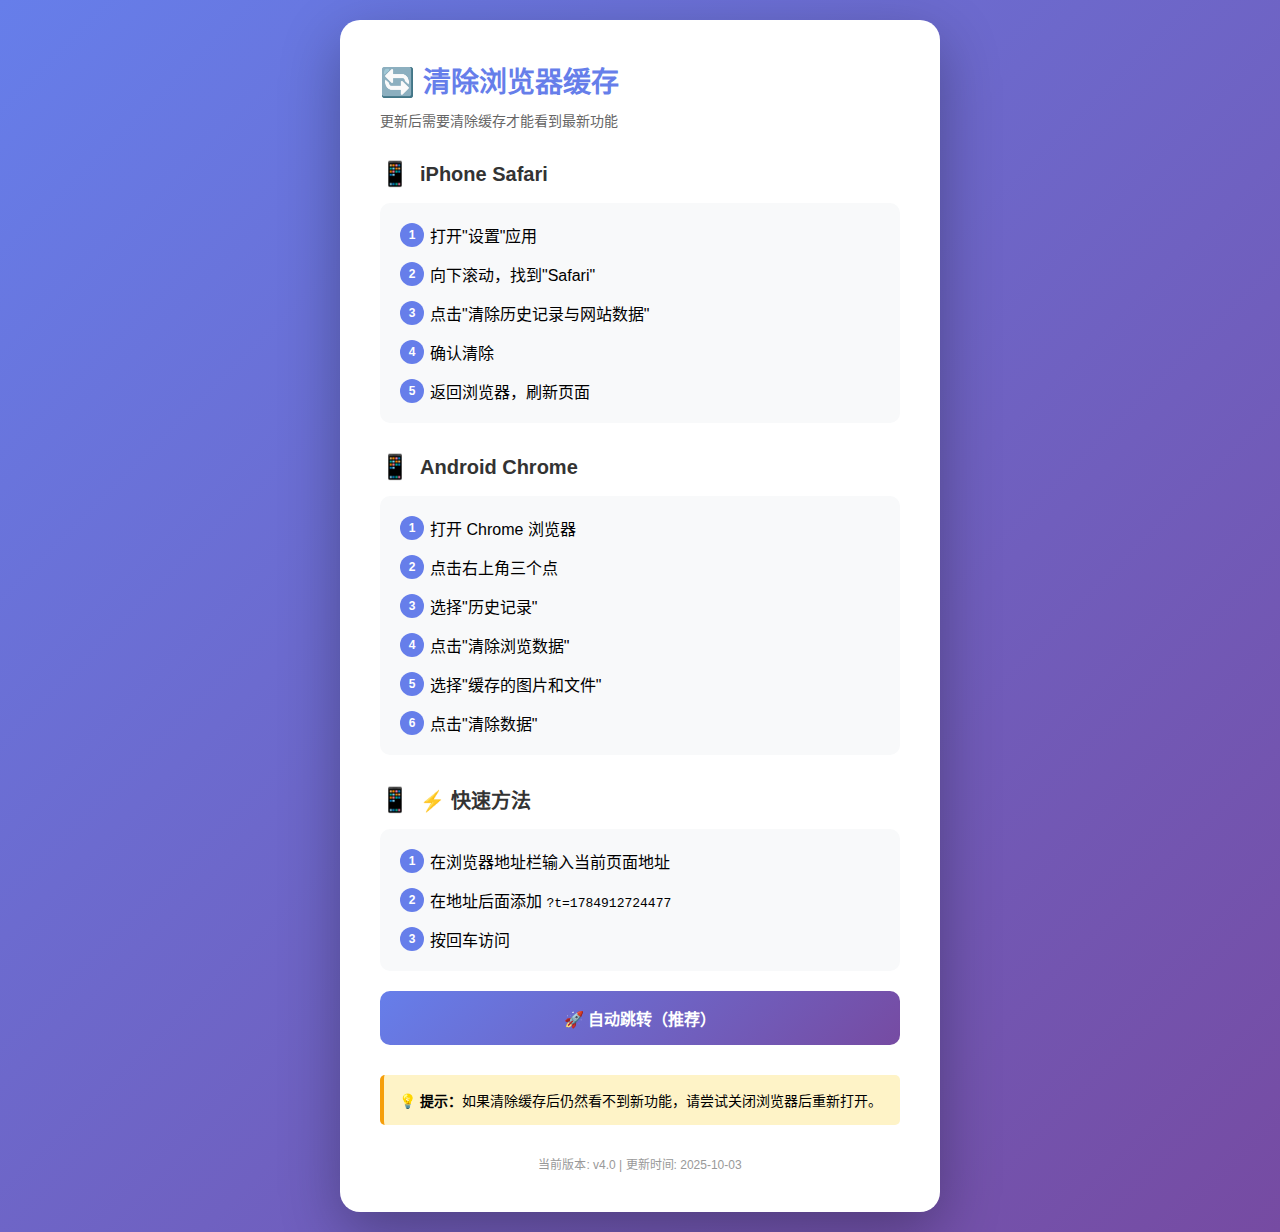
<file: web/clear-cache.html>
<!DOCTYPE html>
<html lang="zh-CN">
<head>
    <meta charset="UTF-8">
    <meta name="viewport" content="width=device-width, initial-scale=1.0">
    <title>清除缓存 - Dreamina AI</title>
    <style>
        * {
            margin: 0;
            padding: 0;
            box-sizing: border-box;
        }

        body {
            font-family: -apple-system, BlinkMacSystemFont, "Segoe UI", Roboto, "Helvetica Neue", Arial, sans-serif;
            background: linear-gradient(135deg, #667eea 0%, #764ba2 100%);
            min-height: 100vh;
            display: flex;
            align-items: center;
            justify-content: center;
            padding: 20px;
        }

        .container {
            background: white;
            border-radius: 20px;
            padding: 40px;
            max-width: 600px;
            width: 100%;
            box-shadow: 0 20px 60px rgba(0, 0, 0, 0.3);
        }

        h1 {
            color: #667eea;
            margin-bottom: 10px;
            font-size: 28px;
        }

        .subtitle {
            color: #666;
            margin-bottom: 30px;
            font-size: 14px;
        }

        .section {
            margin-bottom: 30px;
        }

        .section h2 {
            color: #333;
            font-size: 20px;
            margin-bottom: 15px;
            display: flex;
            align-items: center;
        }

        .section h2::before {
            content: "📱";
            margin-right: 10px;
            font-size: 24px;
        }

        .steps {
            background: #f8f9fa;
            border-radius: 10px;
            padding: 20px;
        }

        .step {
            margin-bottom: 15px;
            padding-left: 30px;
            position: relative;
        }

        .step::before {
            content: attr(data-step);
            position: absolute;
            left: 0;
            top: 0;
            background: #667eea;
            color: white;
            width: 24px;
            height: 24px;
            border-radius: 50%;
            display: flex;
            align-items: center;
            justify-content: center;
            font-size: 12px;
            font-weight: bold;
        }

        .step:last-child {
            margin-bottom: 0;
        }

        .btn {
            background: linear-gradient(135deg, #667eea 0%, #764ba2 100%);
            color: white;
            border: none;
            padding: 15px 30px;
            border-radius: 10px;
            font-size: 16px;
            font-weight: bold;
            cursor: pointer;
            width: 100%;
            margin-top: 20px;
            transition: transform 0.2s;
        }

        .btn:hover {
            transform: translateY(-2px);
        }

        .btn:active {
            transform: translateY(0);
        }

        .success {
            background: #10b981;
            color: white;
            padding: 15px;
            border-radius: 10px;
            margin-top: 20px;
            display: none;
            text-align: center;
        }

        .success.show {
            display: block;
        }

        .info {
            background: #fef3c7;
            border-left: 4px solid #f59e0b;
            padding: 15px;
            border-radius: 5px;
            margin-top: 20px;
            font-size: 14px;
        }

        .version {
            text-align: center;
            color: #999;
            font-size: 12px;
            margin-top: 30px;
        }
    </style>
</head>
<body>
    <div class="container">
        <h1>🔄 清除浏览器缓存</h1>
        <p class="subtitle">更新后需要清除缓存才能看到最新功能</p>

        <!-- iPhone Safari -->
        <div class="section">
            <h2>iPhone Safari</h2>
            <div class="steps">
                <div class="step" data-step="1">打开"设置"应用</div>
                <div class="step" data-step="2">向下滚动，找到"Safari"</div>
                <div class="step" data-step="3">点击"清除历史记录与网站数据"</div>
                <div class="step" data-step="4">确认清除</div>
                <div class="step" data-step="5">返回浏览器，刷新页面</div>
            </div>
        </div>

        <!-- Android Chrome -->
        <div class="section">
            <h2>Android Chrome</h2>
            <div class="steps">
                <div class="step" data-step="1">打开 Chrome 浏览器</div>
                <div class="step" data-step="2">点击右上角三个点</div>
                <div class="step" data-step="3">选择"历史记录"</div>
                <div class="step" data-step="4">点击"清除浏览数据"</div>
                <div class="step" data-step="5">选择"缓存的图片和文件"</div>
                <div class="step" data-step="6">点击"清除数据"</div>
            </div>
        </div>

        <!-- 快速方法 -->
        <div class="section">
            <h2>⚡ 快速方法</h2>
            <div class="steps">
                <div class="step" data-step="1">在浏览器地址栏输入当前页面地址</div>
                <div class="step" data-step="2">在地址后面添加 <code>?t=<span id="timestamp"></span></code></div>
                <div class="step" data-step="3">按回车访问</div>
            </div>
            <button class="btn" onclick="openWithTimestamp()">🚀 自动跳转（推荐）</button>
        </div>

        <div class="info">
            <strong>💡 提示：</strong>如果清除缓存后仍然看不到新功能，请尝试关闭浏览器后重新打开。
        </div>

        <div class="success" id="success">
            ✅ 正在跳转到最新版本...
        </div>

        <div class="version">
            当前版本: v4.0 | 更新时间: 2025-10-03
        </div>
    </div>

    <script>
        // 显示当前时间戳
        document.getElementById('timestamp').textContent = Date.now();

        // 自动跳转到带时间戳的主页
        function openWithTimestamp() {
            const timestamp = Date.now();
            const baseUrl = window.location.origin;
            const newUrl = `${baseUrl}/?t=${timestamp}`;
            
            document.getElementById('success').classList.add('show');
            
            setTimeout(() => {
                window.location.href = newUrl;
            }, 1000);
        }

        // 检测是否是移动设备
        function isMobile() {
            return /Android|webOS|iPhone|iPad|iPod|BlackBerry|IEMobile|Opera Mini/i.test(navigator.userAgent);
        }

        // 如果是移动设备，显示提示
        if (isMobile()) {
            console.log('检测到移动设备');
        }
    </script>
</body>
</html>
</file>
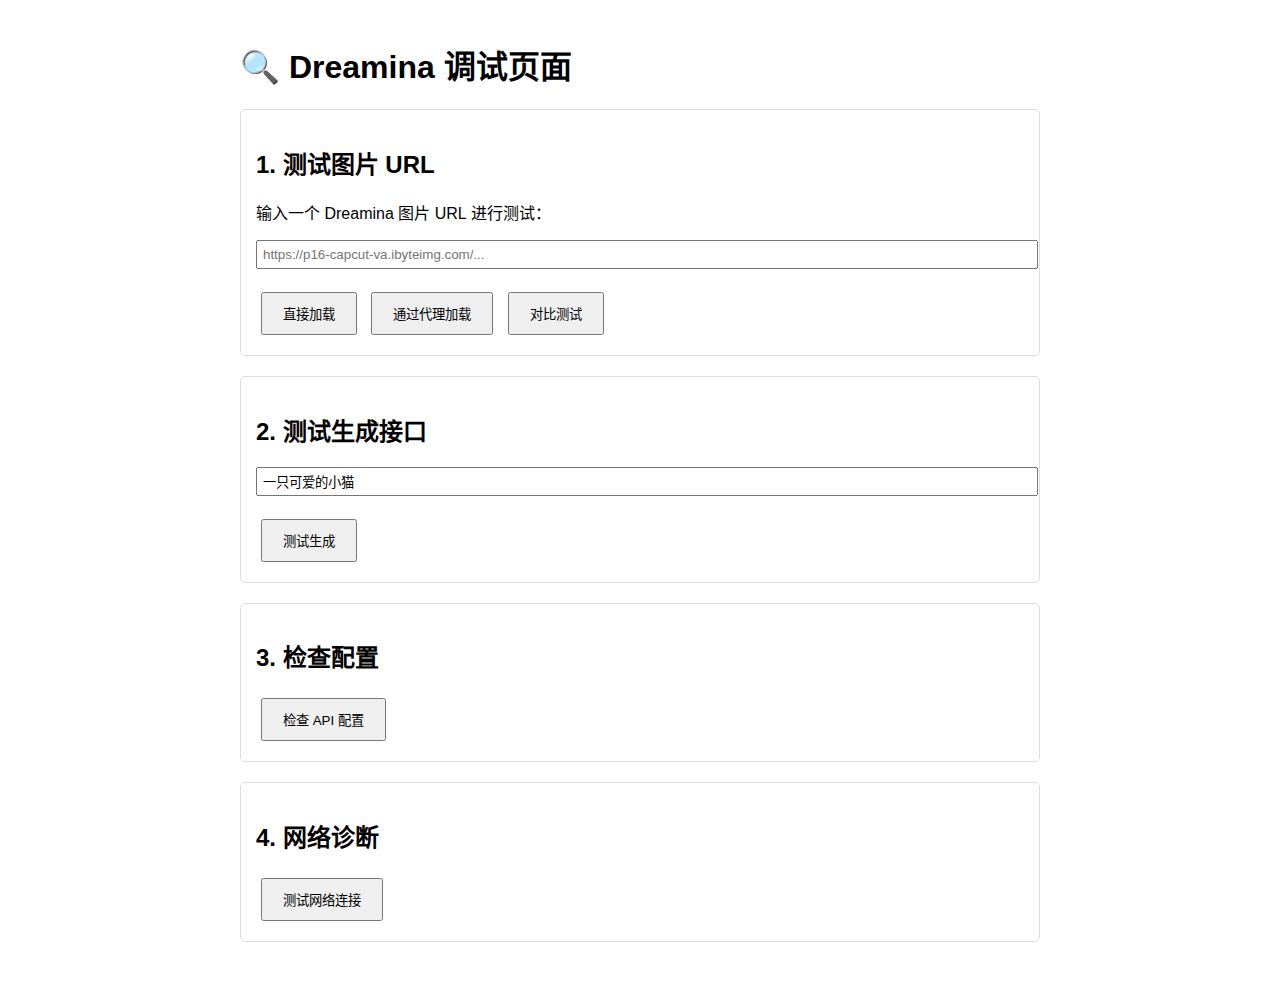
<file: web/debug.html>
<!DOCTYPE html>
<html lang="zh-CN">
<head>
    <meta charset="UTF-8">
    <meta name="viewport" content="width=device-width, initial-scale=1.0">
    <title>调试页面</title>
    <style>
        body {
            font-family: Arial, sans-serif;
            padding: 20px;
            max-width: 800px;
            margin: 0 auto;
        }
        .section {
            margin: 20px 0;
            padding: 15px;
            border: 1px solid #ddd;
            border-radius: 5px;
        }
        button {
            padding: 10px 20px;
            margin: 5px;
            cursor: pointer;
        }
        .result {
            margin-top: 10px;
            padding: 10px;
            background: #f5f5f5;
            border-radius: 3px;
            white-space: pre-wrap;
            word-break: break-all;
        }
        img {
            max-width: 100%;
            margin: 10px 0;
            border: 1px solid #ddd;
        }
        .success { color: green; }
        .error { color: red; }
    </style>
</head>
<body>
    <h1>🔍 Dreamina 调试页面</h1>
    
    <div class="section">
        <h2>1. 测试图片 URL</h2>
        <p>输入一个 Dreamina 图片 URL 进行测试：</p>
        <input type="text" id="imageUrl" style="width: 100%; padding: 5px;" 
               placeholder="https://p16-capcut-va.ibyteimg.com/...">
        <br><br>
        <button onclick="testDirectLoad()">直接加载</button>
        <button onclick="testProxyLoad()">通过代理加载</button>
        <button onclick="testBoth()">对比测试</button>
        <div id="imageResult"></div>
    </div>
    
    <div class="section">
        <h2>2. 测试生成接口</h2>
        <input type="text" id="prompt" style="width: 100%; padding: 5px;" 
               value="一只可爱的小猫" placeholder="输入提示词">
        <br><br>
        <button onclick="testGenerate()">测试生成</button>
        <div id="generateResult"></div>
    </div>
    
    <div class="section">
        <h2>3. 检查配置</h2>
        <button onclick="checkConfig()">检查 API 配置</button>
        <div id="configResult"></div>
    </div>
    
    <div class="section">
        <h2>4. 网络诊断</h2>
        <button onclick="testNetwork()">测试网络连接</button>
        <div id="networkResult"></div>
    </div>

    <script>
        const API_BASE = window.location.origin;
        
        function log(elementId, message, type = 'info') {
            const el = document.getElementById(elementId);
            const className = type === 'error' ? 'error' : type === 'success' ? 'success' : '';
            el.innerHTML += `<div class="${className}">${new Date().toLocaleTimeString()}: ${message}</div>`;
        }
        
        function clear(elementId) {
            document.getElementById(elementId).innerHTML = '';
        }
        
        // 测试直接加载图片
        function testDirectLoad() {
            clear('imageResult');
            const url = document.getElementById('imageUrl').value;
            if (!url) {
                log('imageResult', '请输入图片 URL', 'error');
                return;
            }
            
            log('imageResult', '尝试直接加载图片...');
            const img = document.createElement('img');
            img.onload = () => log('imageResult', '✅ 直接加载成功！', 'success');
            img.onerror = () => log('imageResult', '❌ 直接加载失败（CORS 或网络问题）', 'error');
            img.src = url;
            document.getElementById('imageResult').appendChild(img);
        }
        
        // 测试代理加载图片
        function testProxyLoad() {
            clear('imageResult');
            const url = document.getElementById('imageUrl').value;
            if (!url) {
                log('imageResult', '请输入图片 URL', 'error');
                return;
            }
            
            const proxyUrl = `${API_BASE}/api/proxy/image?url=${encodeURIComponent(url)}`;
            log('imageResult', '尝试通过代理加载图片...');
            log('imageResult', `代理 URL: ${proxyUrl}`);
            
            const img = document.createElement('img');
            img.onload = () => log('imageResult', '✅ 代理加载成功！', 'success');
            img.onerror = () => log('imageResult', '❌ 代理加载失败', 'error');
            img.src = proxyUrl;
            document.getElementById('imageResult').appendChild(img);
        }
        
        // 对比测试
        function testBoth() {
            clear('imageResult');
            const url = document.getElementById('imageUrl').value;
            if (!url) {
                log('imageResult', '请输入图片 URL', 'error');
                return;
            }
            
            log('imageResult', '=== 直接加载 ===');
            const img1 = document.createElement('img');
            img1.onload = () => log('imageResult', '✅ 直接加载成功', 'success');
            img1.onerror = () => log('imageResult', '❌ 直接加载失败', 'error');
            img1.src = url;
            document.getElementById('imageResult').appendChild(img1);
            
            log('imageResult', '\n=== 代理加载 ===');
            const proxyUrl = `${API_BASE}/api/proxy/image?url=${encodeURIComponent(url)}`;
            const img2 = document.createElement('img');
            img2.onload = () => log('imageResult', '✅ 代理加载成功', 'success');
            img2.onerror = () => log('imageResult', '❌ 代理加载失败', 'error');
            img2.src = proxyUrl;
            document.getElementById('imageResult').appendChild(img2);
        }
        
        // 测试生成接口
        async function testGenerate() {
            clear('generateResult');
            const prompt = document.getElementById('prompt').value;
            
            log('generateResult', '开始测试生成...');
            
            try {
                const response = await fetch(`${API_BASE}/api/generate/t2i`, {
                    method: 'POST',
                    headers: { 'Content-Type': 'application/json' },
                    body: JSON.stringify({
                        prompt: prompt,
                        model: '4.0',
                        ratio: '1:1',
                        resolution: '2k',
                        seed: -1,
                        numImages: 1
                    })
                });
                
                const data = await response.json();
                log('generateResult', `响应: ${JSON.stringify(data, null, 2)}`);
                
                if (data.success) {
                    log('generateResult', '✅ 任务提交成功', 'success');
                    if (data.taskId) {
                        log('generateResult', `任务 ID: ${data.taskId}`);
                        pollStatus(data.taskId);
                    }
                } else {
                    log('generateResult', `❌ 失败: ${data.message}`, 'error');
                }
            } catch (error) {
                log('generateResult', `❌ 错误: ${error.message}`, 'error');
            }
        }
        
        // 轮询状态
        async function pollStatus(taskId) {
            log('generateResult', '开始轮询状态...');
            
            for (let i = 0; i < 20; i++) {
                await new Promise(resolve => setTimeout(resolve, 3000));
                
                try {
                    const response = await fetch(`${API_BASE}/api/generate/status/${taskId}`);
                    const data = await response.json();
                    
                    if (data.completed) {
                        log('generateResult', '✅ 生成完成！', 'success');
                        log('generateResult', `图片数量: ${data.images.length}`);
                        
                        // 显示图片
                        data.images.forEach((url, index) => {
                            log('generateResult', `\n图片 ${index + 1}:`);
                            log('generateResult', `原始 URL: ${url}`);
                            
                            const proxyUrl = `${API_BASE}/api/proxy/image?url=${encodeURIComponent(url)}`;
                            log('generateResult', `代理 URL: ${proxyUrl}`);
                            
                            const img = document.createElement('img');
                            img.onload = () => log('generateResult', `✅ 图片 ${index + 1} 加载成功`, 'success');
                            img.onerror = () => log('generateResult', `❌ 图片 ${index + 1} 加载失败`, 'error');
                            img.src = proxyUrl;
                            document.getElementById('generateResult').appendChild(img);
                        });
                        
                        break;
                    } else {
                        log('generateResult', `轮询 ${i + 1}/20: 生成中...`);
                    }
                } catch (error) {
                    log('generateResult', `❌ 轮询错误: ${error.message}`, 'error');
                    break;
                }
            }
        }
        
        // 检查配置
        async function checkConfig() {
            clear('configResult');
            log('configResult', '检查配置...');
            log('configResult', `API Base: ${API_BASE}`);
            log('configResult', `当前 URL: ${window.location.href}`);
            log('configResult', `User Agent: ${navigator.userAgent}`);
            
            try {
                const response = await fetch(`${API_BASE}/api/health`);
                const data = await response.json();
                log('configResult', `健康检查: ${JSON.stringify(data, null, 2)}`, 'success');
            } catch (error) {
                log('configResult', `❌ 健康检查失败: ${error.message}`, 'error');
            }
        }
        
        // 测试网络
        async function testNetwork() {
            clear('networkResult');
            log('networkResult', '测试网络连接...');
            
            // 测试本地服务器
            try {
                const response = await fetch(`${API_BASE}/api/health`);
                log('networkResult', '✅ 本地服务器连接正常', 'success');
            } catch (error) {
                log('networkResult', '❌ 本地服务器连接失败', 'error');
            }
            
            // 测试代理接口
            try {
                const testUrl = 'https://httpbin.org/image/jpeg';
                const proxyUrl = `${API_BASE}/api/proxy/image?url=${encodeURIComponent(testUrl)}`;
                const response = await fetch(proxyUrl);
                if (response.ok) {
                    log('networkResult', '✅ 代理接口工作正常', 'success');
                } else {
                    log('networkResult', `❌ 代理接口返回: ${response.status}`, 'error');
                }
            } catch (error) {
                log('networkResult', `❌ 代理接口测试失败: ${error.message}`, 'error');
            }
        }
    </script>
</body>
</html>
</file>
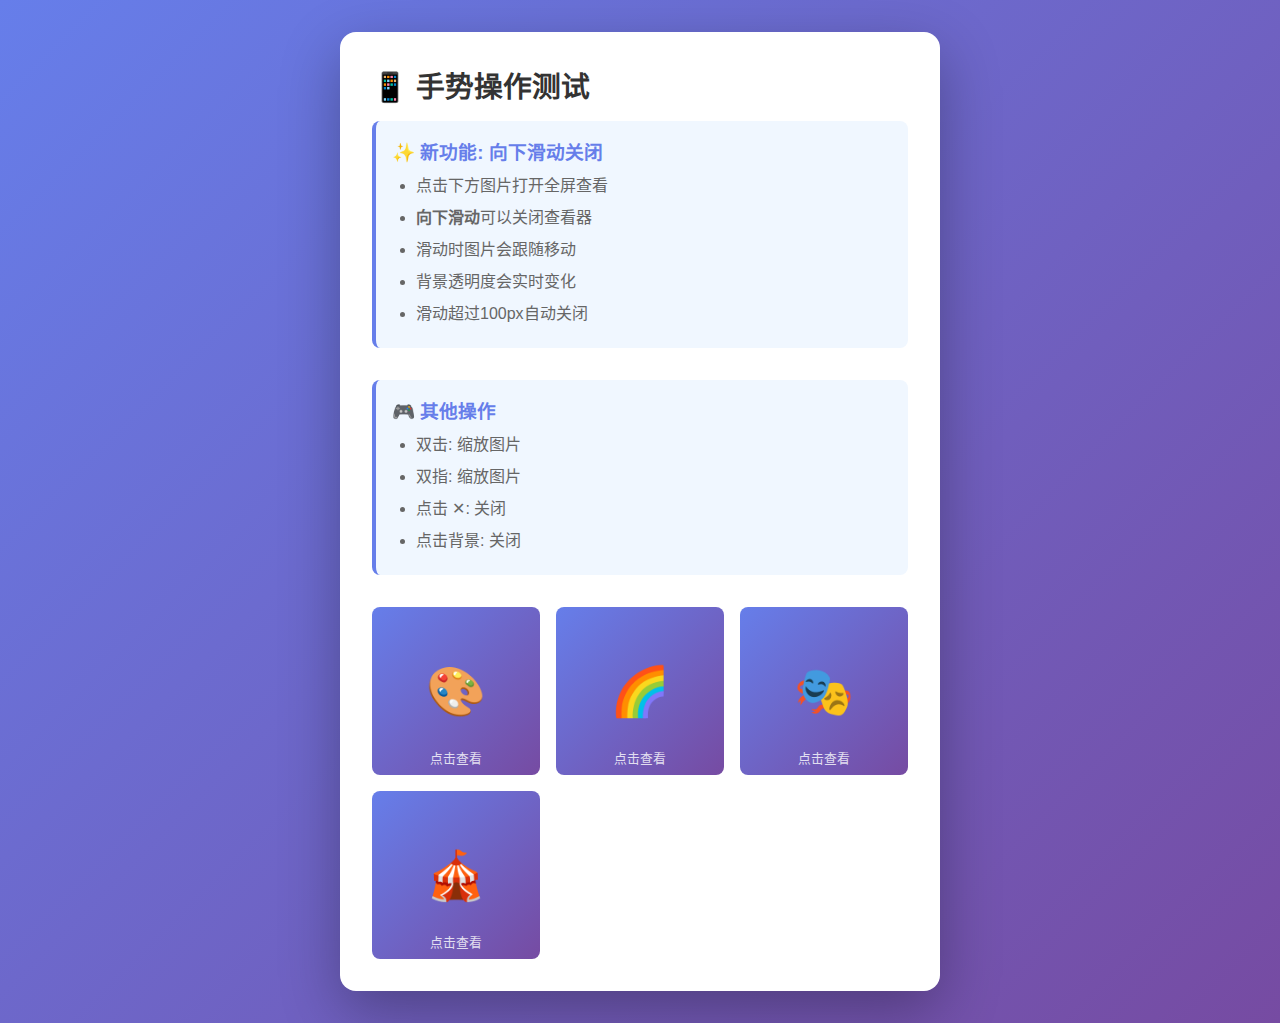
<file: web/gesture-test.html>
<!DOCTYPE html>
<html lang="zh-CN">
<head>
    <meta charset="UTF-8">
    <meta name="viewport" content="width=device-width, initial-scale=1.0, maximum-scale=5.0, user-scalable=yes">
    <title>手势测试 - Dreamina AI</title>
    <style>
        * {
            margin: 0;
            padding: 0;
            box-sizing: border-box;
        }

        body {
            font-family: -apple-system, BlinkMacSystemFont, "Segoe UI", Roboto, sans-serif;
            background: linear-gradient(135deg, #667eea 0%, #764ba2 100%);
            min-height: 100vh;
            padding: 2rem;
        }

        .container {
            max-width: 600px;
            margin: 0 auto;
            background: white;
            border-radius: 1rem;
            padding: 2rem;
            box-shadow: 0 20px 60px rgba(0, 0, 0, 0.3);
        }

        h1 {
            color: #333;
            margin-bottom: 1rem;
            font-size: 1.8rem;
        }

        .info {
            background: #f0f7ff;
            border-left: 4px solid #667eea;
            padding: 1rem;
            margin-bottom: 2rem;
            border-radius: 0.5rem;
        }

        .info h3 {
            color: #667eea;
            margin-bottom: 0.5rem;
        }

        .info ul {
            margin-left: 1.5rem;
            color: #666;
        }

        .info li {
            margin: 0.5rem 0;
        }

        .test-images {
            display: grid;
            grid-template-columns: repeat(auto-fill, minmax(150px, 1fr));
            gap: 1rem;
            margin-top: 2rem;
        }

        .test-image {
            aspect-ratio: 1;
            background: linear-gradient(135deg, #667eea 0%, #764ba2 100%);
            border-radius: 0.5rem;
            cursor: pointer;
            display: flex;
            align-items: center;
            justify-content: center;
            color: white;
            font-size: 3rem;
            transition: transform 0.2s;
            position: relative;
            overflow: hidden;
        }

        .test-image:hover {
            transform: scale(1.05);
        }

        .test-image::after {
            content: '点击查看';
            position: absolute;
            bottom: 0.5rem;
            left: 50%;
            transform: translateX(-50%);
            font-size: 0.8rem;
            opacity: 0.8;
        }

        /* 全屏查看器 */
        .fullscreen-viewer {
            position: fixed;
            top: 0;
            left: 0;
            right: 0;
            bottom: 0;
            width: 100vw;
            height: 100vh;
            background: rgba(0, 0, 0, 0.95);
            z-index: 9999;
            display: none;
            flex-direction: column;
            transition: background-color 0.3s ease;
        }

        .fullscreen-viewer.active {
            display: flex;
        }

        .fullscreen-viewer-header {
            padding: 1rem;
            display: flex;
            justify-content: space-between;
            align-items: center;
        }

        .fullscreen-close {
            background: rgba(255, 255, 255, 0.1);
            color: white;
            border: none;
            width: 3rem;
            height: 3rem;
            border-radius: 50%;
            cursor: pointer;
            font-size: 1.5rem;
        }

        .gesture-hint {
            color: white;
            font-size: 0.9rem;
            opacity: 0.8;
        }

        .fullscreen-viewer-content {
            flex: 1;
            display: flex;
            align-items: center;
            justify-content: center;
            padding: 2rem;
        }

        .fullscreen-image {
            max-width: 90vw;
            max-height: 80vh;
            width: auto;
            height: auto;
            border-radius: 0.5rem;
            box-shadow: 0 8px 32px rgba(0, 0, 0, 0.5);
        }

        .status {
            position: fixed;
            bottom: 2rem;
            left: 50%;
            transform: translateX(-50%);
            background: rgba(0, 0, 0, 0.8);
            color: white;
            padding: 1rem 2rem;
            border-radius: 2rem;
            font-size: 0.9rem;
            opacity: 0;
            transition: opacity 0.3s;
            pointer-events: none;
            z-index: 10000;
        }

        .status.show {
            opacity: 1;
        }
    </style>
</head>
<body>
    <div class="container">
        <h1>📱 手势操作测试</h1>
        
        <div class="info">
            <h3>✨ 新功能: 向下滑动关闭</h3>
            <ul>
                <li>点击下方图片打开全屏查看</li>
                <li><strong>向下滑动</strong>可以关闭查看器</li>
                <li>滑动时图片会跟随移动</li>
                <li>背景透明度会实时变化</li>
                <li>滑动超过100px自动关闭</li>
            </ul>
        </div>

        <div class="info">
            <h3>🎮 其他操作</h3>
            <ul>
                <li>双击: 缩放图片</li>
                <li>双指: 缩放图片</li>
                <li>点击 ✕: 关闭</li>
                <li>点击背景: 关闭</li>
            </ul>
        </div>

        <div class="test-images">
            <div class="test-image" data-index="1">🎨</div>
            <div class="test-image" data-index="2">🌈</div>
            <div class="test-image" data-index="3">🎭</div>
            <div class="test-image" data-index="4">🎪</div>
        </div>
    </div>

    <!-- 全屏查看器 -->
    <div class="fullscreen-viewer" id="viewer">
        <div class="fullscreen-viewer-header">
            <div class="gesture-hint">👆 向下滑动关闭</div>
            <button class="fullscreen-close" id="closeBtn">✕</button>
        </div>
        <div class="fullscreen-viewer-content">
            <div class="fullscreen-image" id="image"></div>
        </div>
    </div>

    <!-- 状态提示 -->
    <div class="status" id="status"></div>

    <script>
        const viewer = document.getElementById('viewer');
        const image = document.getElementById('image');
        const closeBtn = document.getElementById('closeBtn');
        const status = document.getElementById('status');
        const testImages = document.querySelectorAll('.test-image');

        // 显示状态
        function showStatus(text) {
            status.textContent = text;
            status.classList.add('show');
            setTimeout(() => status.classList.remove('show'), 2000);
        }

        // 打开查看器
        testImages.forEach(img => {
            img.addEventListener('click', () => {
                const emoji = img.textContent.trim().split('\n')[0];
                image.textContent = emoji;
                image.style.fontSize = '10rem';
                viewer.classList.add('active');
                showStatus('已打开,试试向下滑动关闭');
            });
        });

        // 关闭查看器
        function closeViewer() {
            viewer.classList.remove('active');
            viewer.style.backgroundColor = '';
            image.style.transition = '';
            image.style.transform = '';
        }

        closeBtn.addEventListener('click', closeViewer);
        viewer.addEventListener('click', (e) => {
            if (e.target === viewer) closeViewer();
        });

        // 滑动手势
        let touchStartX = 0;
        let touchStartY = 0;
        let touchEndX = 0;
        let touchEndY = 0;
        let isSwiping = false;
        let isVerticalSwipe = false;

        viewer.addEventListener('touchstart', (e) => {
            if (!viewer.classList.contains('active')) return;
            
            touchStartX = e.touches[0].clientX;
            touchStartY = e.touches[0].clientY;
            touchEndX = touchStartX;
            touchEndY = touchStartY;
            isSwiping = true;
            isVerticalSwipe = false;
        });

        viewer.addEventListener('touchmove', (e) => {
            if (!isSwiping) return;

            touchEndX = e.touches[0].clientX;
            touchEndY = e.touches[0].clientY;

            const deltaX = touchEndX - touchStartX;
            const deltaY = touchEndY - touchStartY;

            // 判断是否为垂直滑动
            if (!isVerticalSwipe && Math.abs(deltaY) > Math.abs(deltaX) && Math.abs(deltaY) > 10) {
                isVerticalSwipe = true;
            }

            // 向下滑动效果
            if (isVerticalSwipe && deltaY > 0) {
                const progress = Math.min(deltaY / 300, 1);
                const opacity = 1 - progress * 0.7;
                const scale = 1 - progress * 0.2;

                viewer.style.backgroundColor = `rgba(0, 0, 0, ${opacity})`;
                image.style.transform = `translateY(${deltaY}px) scale(${scale})`;
                image.style.transition = 'none';
            }
        });

        viewer.addEventListener('touchend', () => {
            if (!isSwiping) return;

            const deltaY = touchEndY - touchStartY;

            if (isVerticalSwipe) {
                if (deltaY > 100) {
                    // 关闭
                    showStatus('✅ 滑动距离足够,已关闭');
                    closeViewer();
                } else {
                    // 恢复
                    showStatus('↩️ 滑动距离不够,已恢复');
                    viewer.style.backgroundColor = '';
                    image.style.transition = 'transform 0.3s ease';
                    image.style.transform = '';
                    setTimeout(() => {
                        image.style.transition = '';
                    }, 300);
                }
            }

            isSwiping = false;
            isVerticalSwipe = false;
        });
    </script>
</body>
</html>
</file>
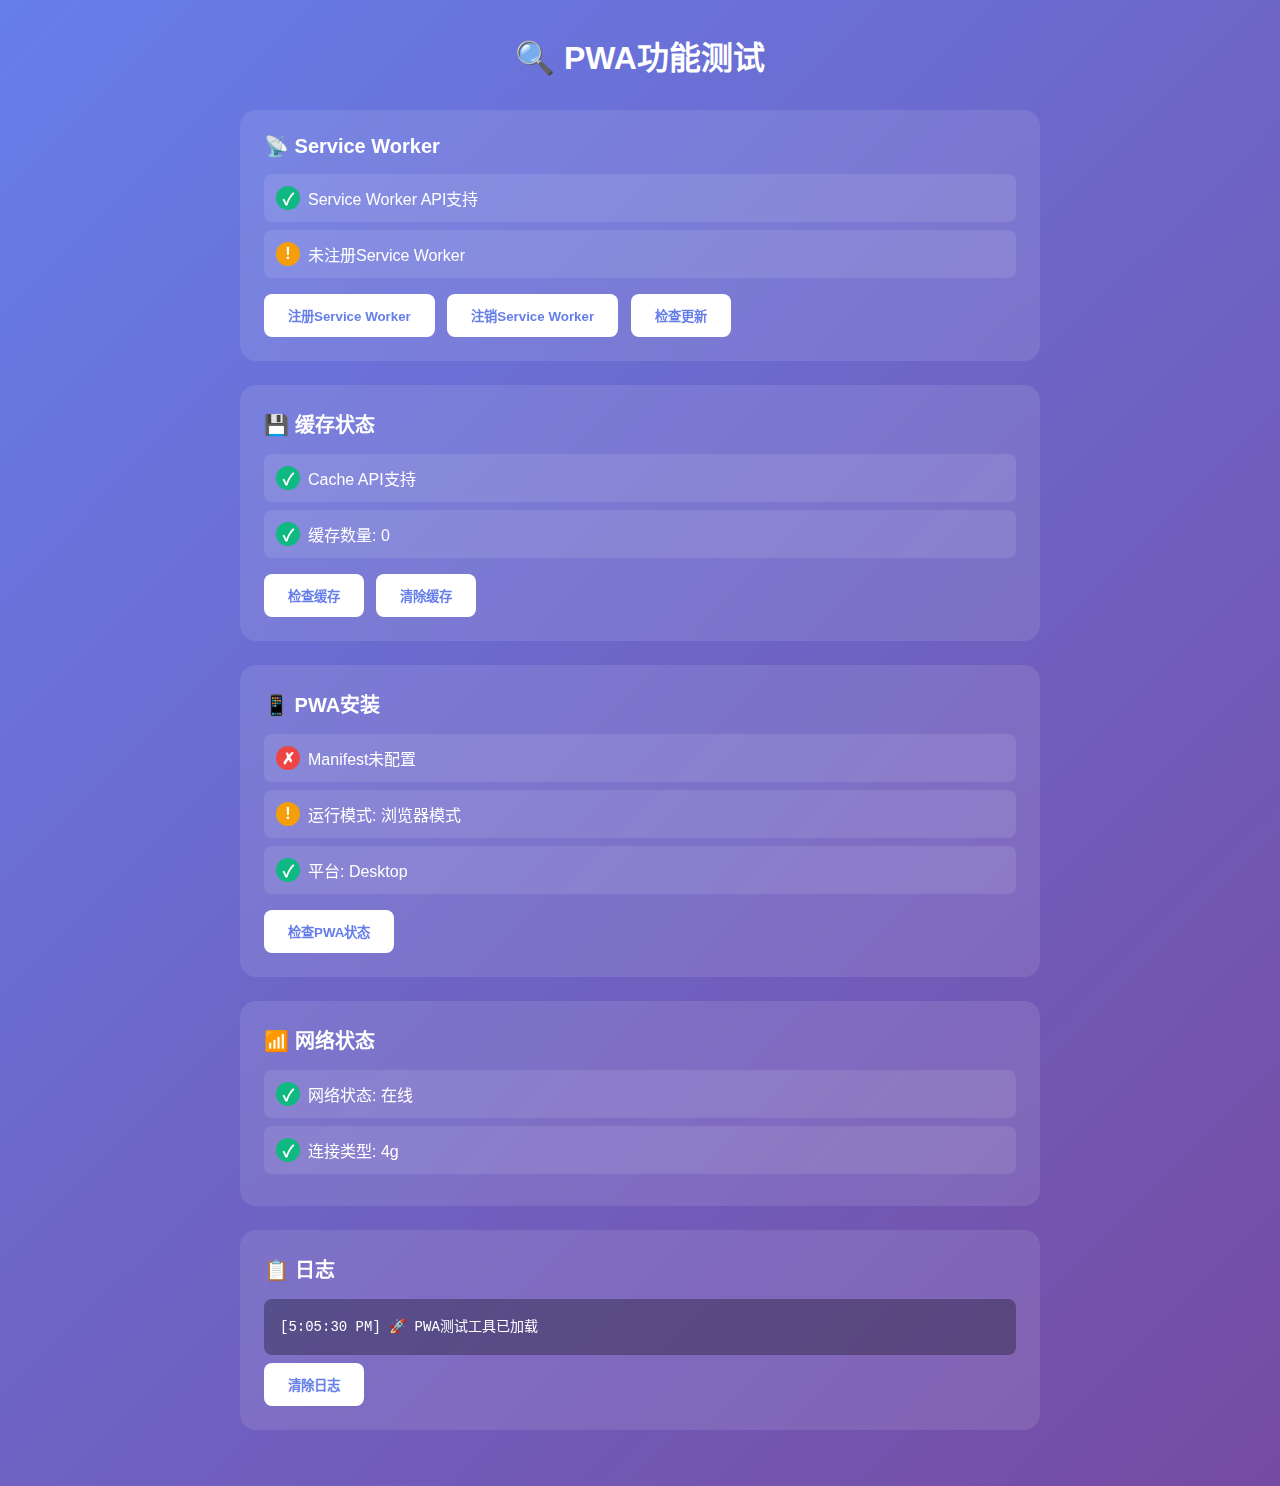
<file: web/pwa-test.html>
<!DOCTYPE html>
<html lang="zh-CN">
<head>
    <meta charset="UTF-8">
    <meta name="viewport" content="width=device-width, initial-scale=1.0">
    <title>PWA功能测试</title>
    <style>
        * {
            margin: 0;
            padding: 0;
            box-sizing: border-box;
        }
        
        body {
            font-family: -apple-system, BlinkMacSystemFont, "Segoe UI", Roboto, sans-serif;
            padding: 2rem;
            background: linear-gradient(135deg, #667eea 0%, #764ba2 100%);
            min-height: 100vh;
            color: white;
        }
        
        .container {
            max-width: 800px;
            margin: 0 auto;
        }
        
        h1 {
            margin-bottom: 2rem;
            text-align: center;
        }
        
        .test-section {
            background: rgba(255, 255, 255, 0.1);
            backdrop-filter: blur(10px);
            border-radius: 1rem;
            padding: 1.5rem;
            margin-bottom: 1.5rem;
        }
        
        .test-section h2 {
            margin-bottom: 1rem;
            font-size: 1.25rem;
        }
        
        .status {
            display: flex;
            align-items: center;
            gap: 0.5rem;
            margin-bottom: 0.5rem;
            padding: 0.75rem;
            background: rgba(255, 255, 255, 0.1);
            border-radius: 0.5rem;
        }
        
        .status-icon {
            width: 24px;
            height: 24px;
            border-radius: 50%;
            display: flex;
            align-items: center;
            justify-content: center;
            font-weight: bold;
        }
        
        .status-icon.success {
            background: #10b981;
        }
        
        .status-icon.error {
            background: #ef4444;
        }
        
        .status-icon.warning {
            background: #f59e0b;
        }
        
        button {
            background: white;
            color: #667eea;
            border: none;
            padding: 0.75rem 1.5rem;
            border-radius: 0.5rem;
            font-weight: 600;
            cursor: pointer;
            margin-right: 0.5rem;
            margin-top: 0.5rem;
        }
        
        button:hover {
            transform: scale(1.05);
        }
        
        .log {
            background: rgba(0, 0, 0, 0.3);
            padding: 1rem;
            border-radius: 0.5rem;
            font-family: monospace;
            font-size: 0.875rem;
            max-height: 200px;
            overflow-y: auto;
            margin-top: 1rem;
        }
        
        .log-entry {
            margin-bottom: 0.25rem;
        }
    </style>
</head>
<body>
    <div class="container">
        <h1>🔍 PWA功能测试</h1>
        
        <!-- Service Worker状态 -->
        <div class="test-section">
            <h2>📡 Service Worker</h2>
            <div id="sw-status"></div>
            <button onclick="registerSW()">注册Service Worker</button>
            <button onclick="unregisterSW()">注销Service Worker</button>
            <button onclick="updateSW()">检查更新</button>
        </div>
        
        <!-- 缓存状态 -->
        <div class="test-section">
            <h2>💾 缓存状态</h2>
            <div id="cache-status"></div>
            <button onclick="checkCache()">检查缓存</button>
            <button onclick="clearCache()">清除缓存</button>
        </div>
        
        <!-- PWA安装状态 -->
        <div class="test-section">
            <h2>📱 PWA安装</h2>
            <div id="pwa-status"></div>
            <button onclick="checkPWA()">检查PWA状态</button>
        </div>
        
        <!-- 网络状态 -->
        <div class="test-section">
            <h2>📶 网络状态</h2>
            <div id="network-status"></div>
        </div>
        
        <!-- 日志 -->
        <div class="test-section">
            <h2>📋 日志</h2>
            <div id="log" class="log"></div>
            <button onclick="clearLog()">清除日志</button>
        </div>
    </div>
    
    <script>
        const log = (message, type = 'info') => {
            const logDiv = document.getElementById('log');
            const entry = document.createElement('div');
            entry.className = 'log-entry';
            const time = new Date().toLocaleTimeString();
            entry.textContent = `[${time}] ${message}`;
            logDiv.appendChild(entry);
            logDiv.scrollTop = logDiv.scrollHeight;
            console.log(message);
        };
        
        const clearLog = () => {
            document.getElementById('log').innerHTML = '';
        };
        
        const showStatus = (elementId, items) => {
            const div = document.getElementById(elementId);
            div.innerHTML = items.map(item => `
                <div class="status">
                    <div class="status-icon ${item.status}">${item.status === 'success' ? '✓' : item.status === 'error' ? '✗' : '!'}</div>
                    <div>${item.text}</div>
                </div>
            `).join('');
        };
        
        // Service Worker检查
        const checkSW = async () => {
            const items = [];
            
            if ('serviceWorker' in navigator) {
                items.push({ status: 'success', text: 'Service Worker API支持' });
                
                const registration = await navigator.serviceWorker.getRegistration();
                if (registration) {
                    items.push({ status: 'success', text: `已注册: ${registration.scope}` });
                    
                    if (registration.active) {
                        items.push({ status: 'success', text: '状态: 激活' });
                    } else if (registration.installing) {
                        items.push({ status: 'warning', text: '状态: 安装中' });
                    } else if (registration.waiting) {
                        items.push({ status: 'warning', text: '状态: 等待中' });
                    }
                } else {
                    items.push({ status: 'warning', text: '未注册Service Worker' });
                }
            } else {
                items.push({ status: 'error', text: 'Service Worker API不支持' });
            }
            
            showStatus('sw-status', items);
        };
        
        const registerSW = async () => {
            try {
                const registration = await navigator.serviceWorker.register('/sw.js');
                log('✅ Service Worker注册成功');
                await checkSW();
            } catch (error) {
                log('❌ Service Worker注册失败: ' + error.message);
            }
        };
        
        const unregisterSW = async () => {
            const registration = await navigator.serviceWorker.getRegistration();
            if (registration) {
                await registration.unregister();
                log('✅ Service Worker已注销');
                await checkSW();
            }
        };
        
        const updateSW = async () => {
            const registration = await navigator.serviceWorker.getRegistration();
            if (registration) {
                await registration.update();
                log('🔄 检查Service Worker更新');
                await checkSW();
            }
        };
        
        // 缓存检查
        const checkCache = async () => {
            const items = [];
            
            if ('caches' in window) {
                items.push({ status: 'success', text: 'Cache API支持' });
                
                const cacheNames = await caches.keys();
                items.push({ status: 'success', text: `缓存数量: ${cacheNames.length}` });
                
                for (const name of cacheNames) {
                    const cache = await caches.open(name);
                    const keys = await cache.keys();
                    items.push({ status: 'success', text: `${name}: ${keys.length}个资源` });
                }
            } else {
                items.push({ status: 'error', text: 'Cache API不支持' });
            }
            
            showStatus('cache-status', items);
        };
        
        const clearCache = async () => {
            const cacheNames = await caches.keys();
            for (const name of cacheNames) {
                await caches.delete(name);
            }
            log('✅ 缓存已清除');
            await checkCache();
        };
        
        // PWA检查
        const checkPWA = () => {
            const items = [];
            
            // 检查manifest
            const manifest = document.querySelector('link[rel="manifest"]');
            if (manifest) {
                items.push({ status: 'success', text: 'Manifest已配置' });
            } else {
                items.push({ status: 'error', text: 'Manifest未配置' });
            }
            
            // 检查是否在独立模式运行
            const isStandalone = window.matchMedia('(display-mode: standalone)').matches || 
                                window.navigator.standalone === true;
            if (isStandalone) {
                items.push({ status: 'success', text: '运行模式: PWA独立模式' });
            } else {
                items.push({ status: 'warning', text: '运行模式: 浏览器模式' });
            }
            
            // 检查平台
            const isIOS = /iPad|iPhone|iPod/.test(navigator.userAgent);
            const isAndroid = /Android/.test(navigator.userAgent);
            if (isIOS) {
                items.push({ status: 'success', text: '平台: iOS' });
            } else if (isAndroid) {
                items.push({ status: 'success', text: '平台: Android' });
            } else {
                items.push({ status: 'success', text: '平台: Desktop' });
            }
            
            showStatus('pwa-status', items);
        };
        
        // 网络状态
        const checkNetwork = () => {
            const items = [];
            
            if (navigator.onLine) {
                items.push({ status: 'success', text: '网络状态: 在线' });
            } else {
                items.push({ status: 'error', text: '网络状态: 离线' });
            }
            
            if ('connection' in navigator) {
                const conn = navigator.connection;
                items.push({ status: 'success', text: `连接类型: ${conn.effectiveType || '未知'}` });
            }
            
            showStatus('network-status', items);
        };
        
        // 初始化
        window.addEventListener('load', async () => {
            log('🚀 PWA测试工具已加载');
            await checkSW();
            await checkCache();
            checkPWA();
            checkNetwork();
        });
        
        // 监听网络状态变化
        window.addEventListener('online', () => {
            log('📶 网络已连接');
            checkNetwork();
        });
        
        window.addEventListener('offline', () => {
            log('📵 网络已断开');
            checkNetwork();
        });
    </script>
</body>
</html>
</file>
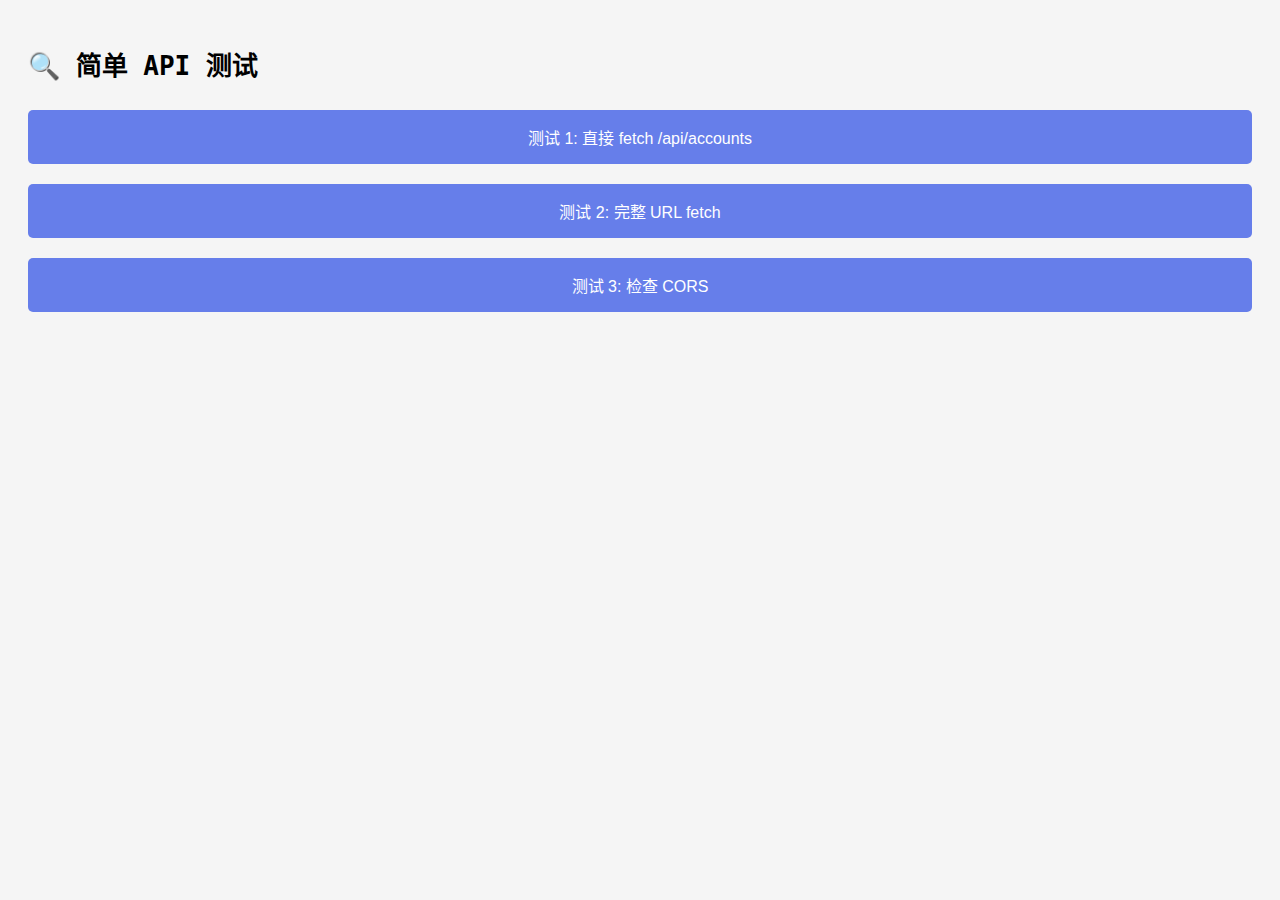
<file: web/simple-test.html>
<!DOCTYPE html>
<html lang="zh-CN">
<head>
    <meta charset="UTF-8">
    <meta name="viewport" content="width=device-width, initial-scale=1.0">
    <title>简单测试</title>
    <style>
        body {
            font-family: monospace;
            padding: 20px;
            background: #f5f5f5;
        }
        .result {
            background: white;
            padding: 15px;
            margin: 10px 0;
            border-radius: 5px;
            border-left: 4px solid #667eea;
        }
        .error {
            border-left-color: #e74c3c;
            background: #fee;
        }
        .success {
            border-left-color: #2ecc71;
            background: #efe;
        }
        button {
            background: #667eea;
            color: white;
            border: none;
            padding: 15px 30px;
            border-radius: 5px;
            font-size: 16px;
            cursor: pointer;
            margin: 10px 0;
            width: 100%;
        }
        pre {
            background: #f4f4f4;
            padding: 10px;
            overflow-x: auto;
            font-size: 12px;
        }
    </style>
</head>
<body>
    <h1>🔍 简单 API 测试</h1>
    
    <button onclick="test1()">测试 1: 直接 fetch /api/accounts</button>
    <div id="result1"></div>

    <button onclick="test2()">测试 2: 完整 URL fetch</button>
    <div id="result2"></div>

    <button onclick="test3()">测试 3: 检查 CORS</button>
    <div id="result3"></div>

    <script>
        // 测试 1: 直接 fetch
        async function test1() {
            const div = document.getElementById('result1');
            div.innerHTML = '<div class="result">正在测试...</div>';
            
            try {
                console.log('开始测试 1: fetch /api/accounts');
                const response = await fetch('/api/accounts');
                console.log('Response status:', response.status);
                console.log('Response headers:', response.headers);
                
                const text = await response.text();
                console.log('Response text:', text);
                
                const data = JSON.parse(text);
                
                div.innerHTML = `
                    <div class="result success">
                        <strong>✅ 成功</strong><br>
                        <strong>Status:</strong> ${response.status}<br>
                        <strong>Data:</strong>
                        <pre>${JSON.stringify(data, null, 2)}</pre>
                    </div>
                `;
            } catch (e) {
                console.error('测试 1 失败:', e);
                div.innerHTML = `
                    <div class="result error">
                        <strong>❌ 失败</strong><br>
                        <strong>错误:</strong> ${e.message}<br>
                        <strong>Stack:</strong><br>
                        <pre>${e.stack}</pre>
                    </div>
                `;
            }
        }

        // 测试 2: 完整 URL
        async function test2() {
            const div = document.getElementById('result2');
            div.innerHTML = '<div class="result">正在测试...</div>';
            
            const fullUrl = window.location.origin + '/api/accounts';
            
            try {
                console.log('开始测试 2: fetch', fullUrl);
                const response = await fetch(fullUrl);
                console.log('Response status:', response.status);
                
                const text = await response.text();
                console.log('Response text:', text);
                
                const data = JSON.parse(text);
                
                div.innerHTML = `
                    <div class="result success">
                        <strong>✅ 成功</strong><br>
                        <strong>URL:</strong> ${fullUrl}<br>
                        <strong>Status:</strong> ${response.status}<br>
                        <strong>Data:</strong>
                        <pre>${JSON.stringify(data, null, 2)}</pre>
                    </div>
                `;
            } catch (e) {
                console.error('测试 2 失败:', e);
                div.innerHTML = `
                    <div class="result error">
                        <strong>❌ 失败</strong><br>
                        <strong>URL:</strong> ${fullUrl}<br>
                        <strong>错误:</strong> ${e.message}<br>
                        <strong>Stack:</strong><br>
                        <pre>${e.stack}</pre>
                    </div>
                `;
            }
        }

        // 测试 3: CORS
        async function test3() {
            const div = document.getElementById('result3');
            div.innerHTML = '<div class="result">正在测试...</div>';
            
            try {
                console.log('开始测试 3: CORS 检查');
                const response = await fetch('/api/accounts', {
                    method: 'GET',
                    headers: {
                        'Content-Type': 'application/json'
                    }
                });
                
                const corsHeaders = {
                    'Access-Control-Allow-Origin': response.headers.get('Access-Control-Allow-Origin'),
                    'Access-Control-Allow-Methods': response.headers.get('Access-Control-Allow-Methods'),
                    'Access-Control-Allow-Headers': response.headers.get('Access-Control-Allow-Headers')
                };
                
                const data = await response.json();
                
                div.innerHTML = `
                    <div class="result success">
                        <strong>✅ 成功</strong><br>
                        <strong>CORS Headers:</strong>
                        <pre>${JSON.stringify(corsHeaders, null, 2)}</pre>
                        <strong>Data:</strong>
                        <pre>${JSON.stringify(data, null, 2)}</pre>
                    </div>
                `;
            } catch (e) {
                console.error('测试 3 失败:', e);
                div.innerHTML = `
                    <div class="result error">
                        <strong>❌ 失败</strong><br>
                        <strong>错误:</strong> ${e.message}<br>
                        <strong>Stack:</strong><br>
                        <pre>${e.stack}</pre>
                    </div>
                `;
            }
        }

        // 页面加载时显示基本信息
        window.onload = function() {
            console.log('=== 页面加载完成 ===');
            console.log('当前 URL:', window.location.href);
            console.log('Origin:', window.location.origin);
            console.log('User Agent:', navigator.userAgent);
        };
    </script>
</body>
</html>
</file>
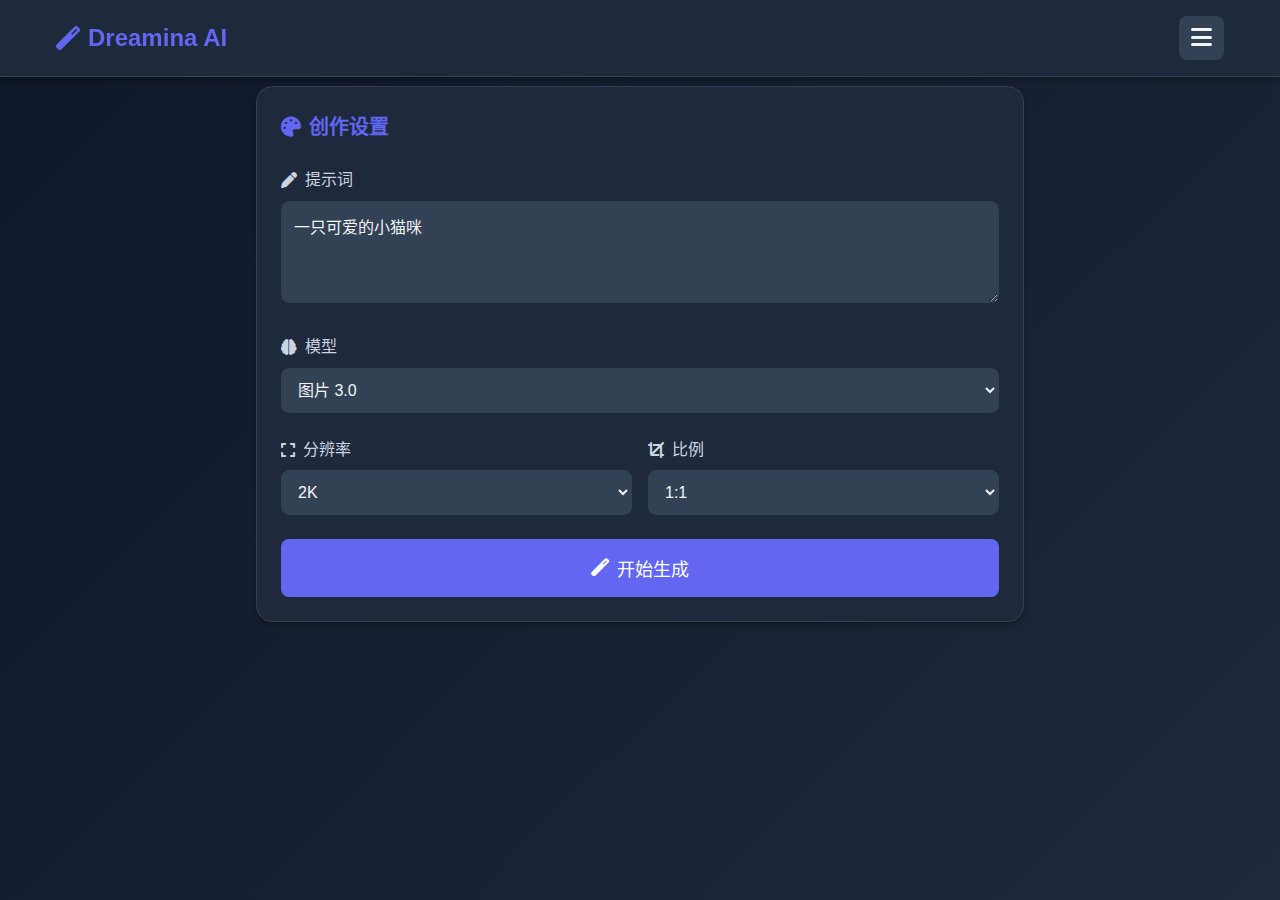
<file: web/standalone.html>
<!DOCTYPE html>
<html lang="zh-CN">
<head>
    <meta charset="UTF-8">
    <meta name="viewport" content="width=device-width, initial-scale=1.0, maximum-scale=1.0, user-scalable=no">
    <meta name="apple-mobile-web-app-capable" content="yes">
    <title>Dreamina AI - 独立版</title>
    <link rel="stylesheet" href="css/style.css">
    <link rel="stylesheet" href="https://cdnjs.cloudflare.com/ajax/libs/font-awesome/6.4.0/css/all.min.css">
</head>
<body>
    <header class="header">
        <div class="header-content">
            <h1 class="logo">
                <i class="fas fa-magic"></i>
                Dreamina AI
            </h1>
            <button class="menu-btn" id="menuBtn">
                <i class="fas fa-bars"></i>
            </button>
        </div>
    </header>

    <aside class="sidebar" id="sidebar">
        <div class="sidebar-header">
            <h2>设置</h2>
            <button class="close-btn" id="closeSidebar">
                <i class="fas fa-times"></i>
            </button>
        </div>
        <div class="sidebar-content">
            <div class="setting-section">
                <h3><i class="fas fa-info-circle"></i> 说明</h3>
                <p class="about-text">这是独立版本，所有数据保存在浏览器本地。</p>
                <p class="about-text">需要配合 Dreamina API 使用。</p>
            </div>
            
            <div class="setting-section">
                <h3><i class="fas fa-key"></i> API 配置</h3>
                <div class="form-group">
                    <label>SessionID</label>
                    <input type="text" id="sessionIdInput" class="form-control" placeholder="输入你的 SessionID">
                </div>
                <button class="btn btn-primary" id="saveSessionId">
                    <i class="fas fa-save"></i> 保存
                </button>
            </div>
        </div>
    </aside>

    <main class="main-content">
        <div class="container">
            <div class="card">
                <h2 class="card-title">
                    <i class="fas fa-palette"></i> 创作设置
                </h2>
                
                <form id="generateForm">
                    <div class="form-group">
                        <label for="prompt">
                            <i class="fas fa-pen"></i> 提示词
                        </label>
                        <textarea 
                            id="prompt" 
                            class="form-control" 
                            rows="4" 
                            placeholder="描述你想要生成的图片..."
                            required
                        >一只可爱的小猫咪</textarea>
                    </div>

                    <div class="form-group">
                        <label for="model">
                            <i class="fas fa-brain"></i> 模型
                        </label>
                        <select id="model" class="form-control">
                            <option value="3.0" selected>图片 3.0</option>
                            <option value="4.0">图片 4.0</option>
                            <option value="2.1">图片 2.1</option>
                        </select>
                    </div>

                    <div class="form-row">
                        <div class="form-group">
                            <label for="resolution">
                                <i class="fas fa-expand"></i> 分辨率
                            </label>
                            <select id="resolution" class="form-control">
                                <option value="1k">1K</option>
                                <option value="2k" selected>2K</option>
                                <option value="4k">4K</option>
                            </select>
                        </div>
                        <div class="form-group">
                            <label for="ratio">
                                <i class="fas fa-crop"></i> 比例
                            </label>
                            <select id="ratio" class="form-control">
                                <option value="1:1" selected>1:1</option>
                                <option value="16:9">16:9</option>
                                <option value="9:16">9:16</option>
                            </select>
                        </div>
                    </div>

                    <button type="submit" class="btn btn-primary btn-large" id="generateBtn">
                        <i class="fas fa-magic"></i>
                        <span>开始生成</span>
                    </button>
                </form>
            </div>

            <div class="card" id="resultCard" style="display: none;">
                <h2 class="card-title">
                    <i class="fas fa-check-circle"></i> 生成结果
                </h2>
                <div class="result-info" id="resultInfo"></div>
                <div class="image-grid" id="imageGrid"></div>
            </div>
        </div>
    </main>

    <div class="toast" id="toast"></div>
    <div class="loading-overlay" id="loadingOverlay">
        <div class="loading-spinner"></div>
    </div>

    <script>
        // 独立版本的简化脚本
        const app = {
            sessionId: localStorage.getItem('dreamina_sessionid') || '',
            
            init() {
                this.setupEventListeners();
                this.loadSessionId();
            },
            
            setupEventListeners() {
                document.getElementById('menuBtn').addEventListener('click', () => {
                    document.getElementById('sidebar').classList.toggle('active');
                });
                
                document.getElementById('closeSidebar').addEventListener('click', () => {
                    document.getElementById('sidebar').classList.remove('active');
                });
                
                document.getElementById('saveSessionId').addEventListener('click', () => {
                    this.saveSessionId();
                });
                
                document.getElementById('generateForm').addEventListener('submit', (e) => {
                    e.preventDefault();
                    this.generate();
                });
            },
            
            loadSessionId() {
                document.getElementById('sessionIdInput').value = this.sessionId;
            },
            
            saveSessionId() {
                const sessionId = document.getElementById('sessionIdInput').value.trim();
                if (!sessionId) {
                    this.showToast('请输入 SessionID', 'error');
                    return;
                }
                
                this.sessionId = sessionId;
                localStorage.setItem('dreamina_sessionid', sessionId);
                this.showToast('SessionID 已保存', 'success');
                document.getElementById('sidebar').classList.remove('active');
            },
            
            async generate() {
                if (!this.sessionId) {
                    this.showToast('请先配置 SessionID', 'warning');
                    document.getElementById('sidebar').classList.add('active');
                    return;
                }
                
                const prompt = document.getElementById('prompt').value.trim();
                if (!prompt) {
                    this.showToast('请输入提示词', 'error');
                    return;
                }
                
                this.showLoading();
                
                try {
                    // 这里需要实现实际的 API 调用
                    // 由于浏览器的跨域限制，独立版本可能需要使用代理或 CORS 扩展
                    
                    // 模拟生成
                    await new Promise(resolve => setTimeout(resolve, 2000));
                    
                    const mockImages = [
                        'https://picsum.photos/512/512?random=1',
                        'https://picsum.photos/512/512?random=2',
                        'https://picsum.photos/512/512?random=3',
                        'https://picsum.photos/512/512?random=4'
                    ];
                    
                    this.showResult(mockImages);
                    this.showToast('生成成功！', 'success');
                    
                } catch (error) {
                    this.showToast('生成失败: ' + error.message, 'error');
                } finally {
                    this.hideLoading();
                }
            },
            
            showResult(images) {
                const resultCard = document.getElementById('resultCard');
                const imageGrid = document.getElementById('imageGrid');
                
                resultCard.style.display = 'block';
                
                imageGrid.innerHTML = images.map(url => `
                    <div class="image-item">
                        <img src="${url}" alt="生成的图片">
                    </div>
                `).join('');
                
                resultCard.scrollIntoView({ behavior: 'smooth' });
            },
            
            showToast(message, type = 'info') {
                const toast = document.getElementById('toast');
                toast.textContent = message;
                toast.className = `toast show ${type}`;
                
                setTimeout(() => {
                    toast.classList.remove('show');
                }, 3000);
            },
            
            showLoading() {
                document.getElementById('loadingOverlay').classList.add('active');
            },
            
            hideLoading() {
                document.getElementById('loadingOverlay').classList.remove('active');
            }
        };
        
        // 启动应用
        document.addEventListener('DOMContentLoaded', () => {
            app.init();
        });
    </script>
</body>
</html>
</file>
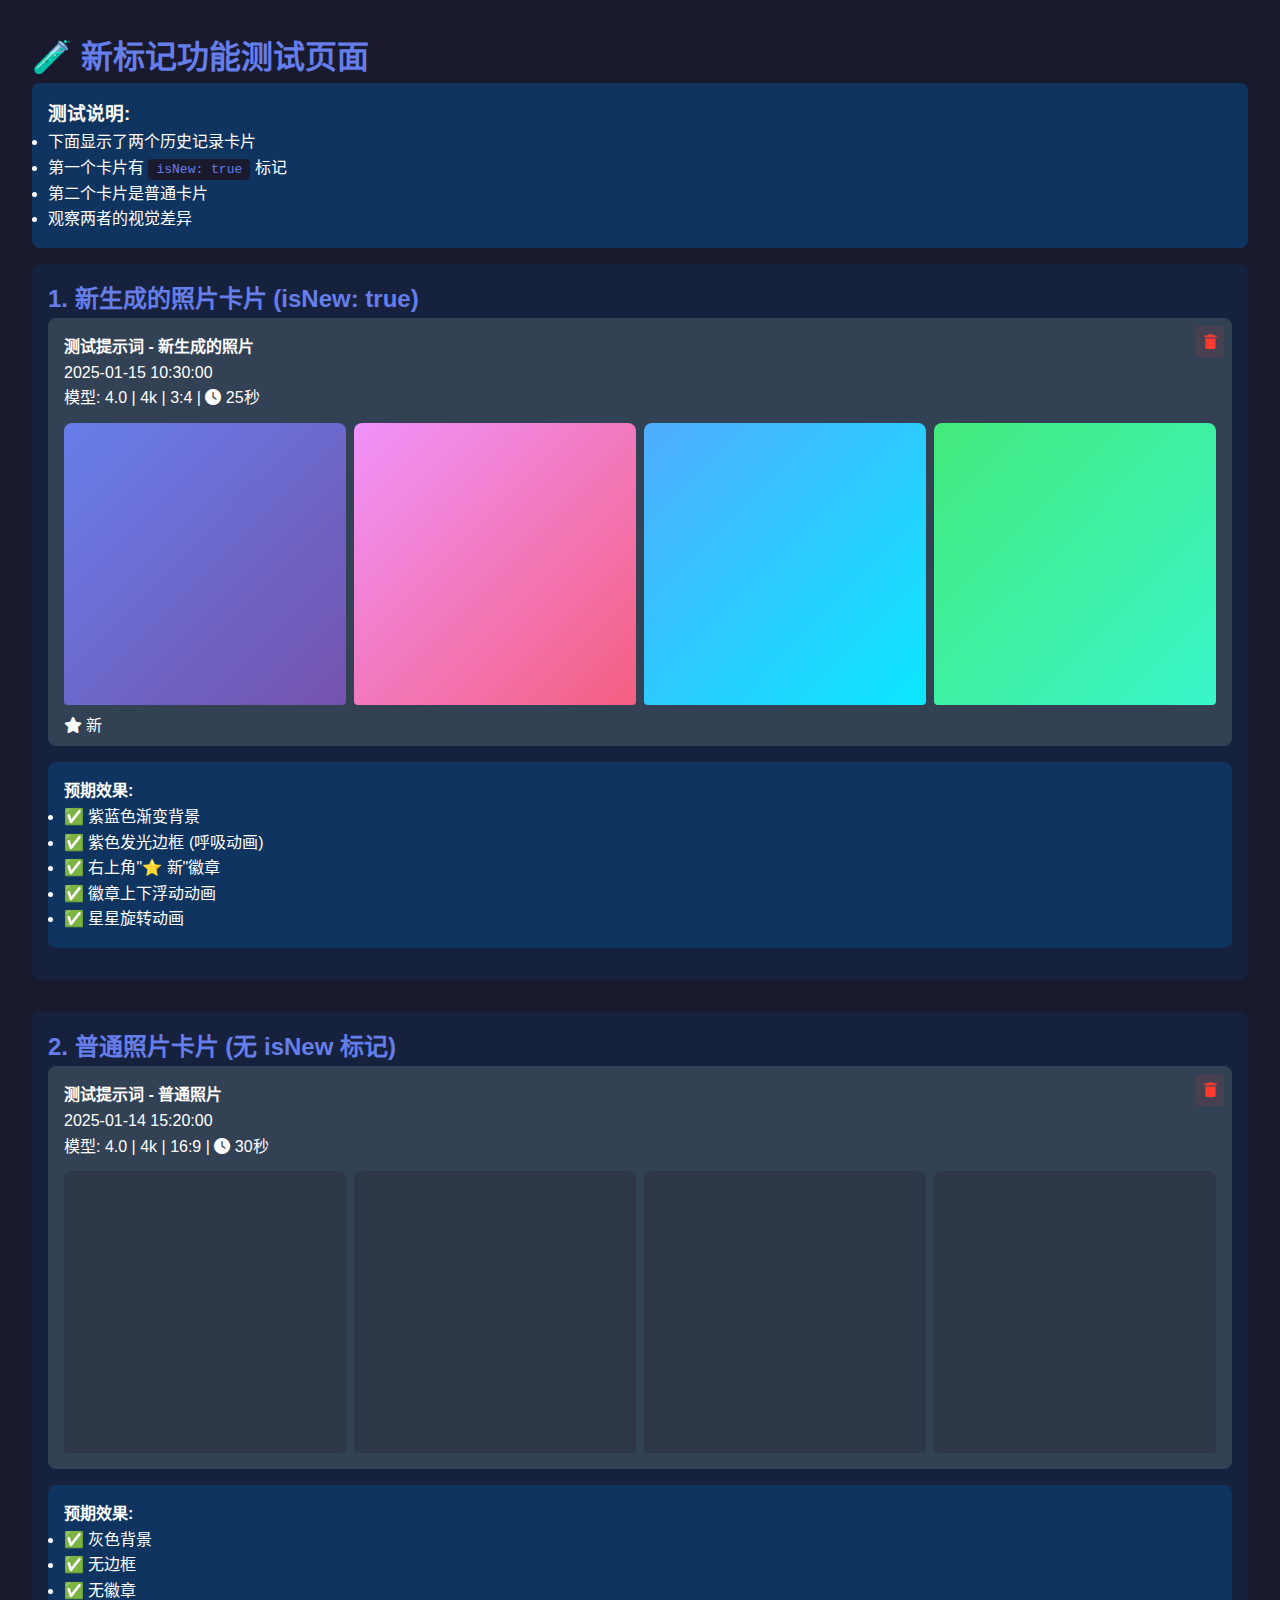
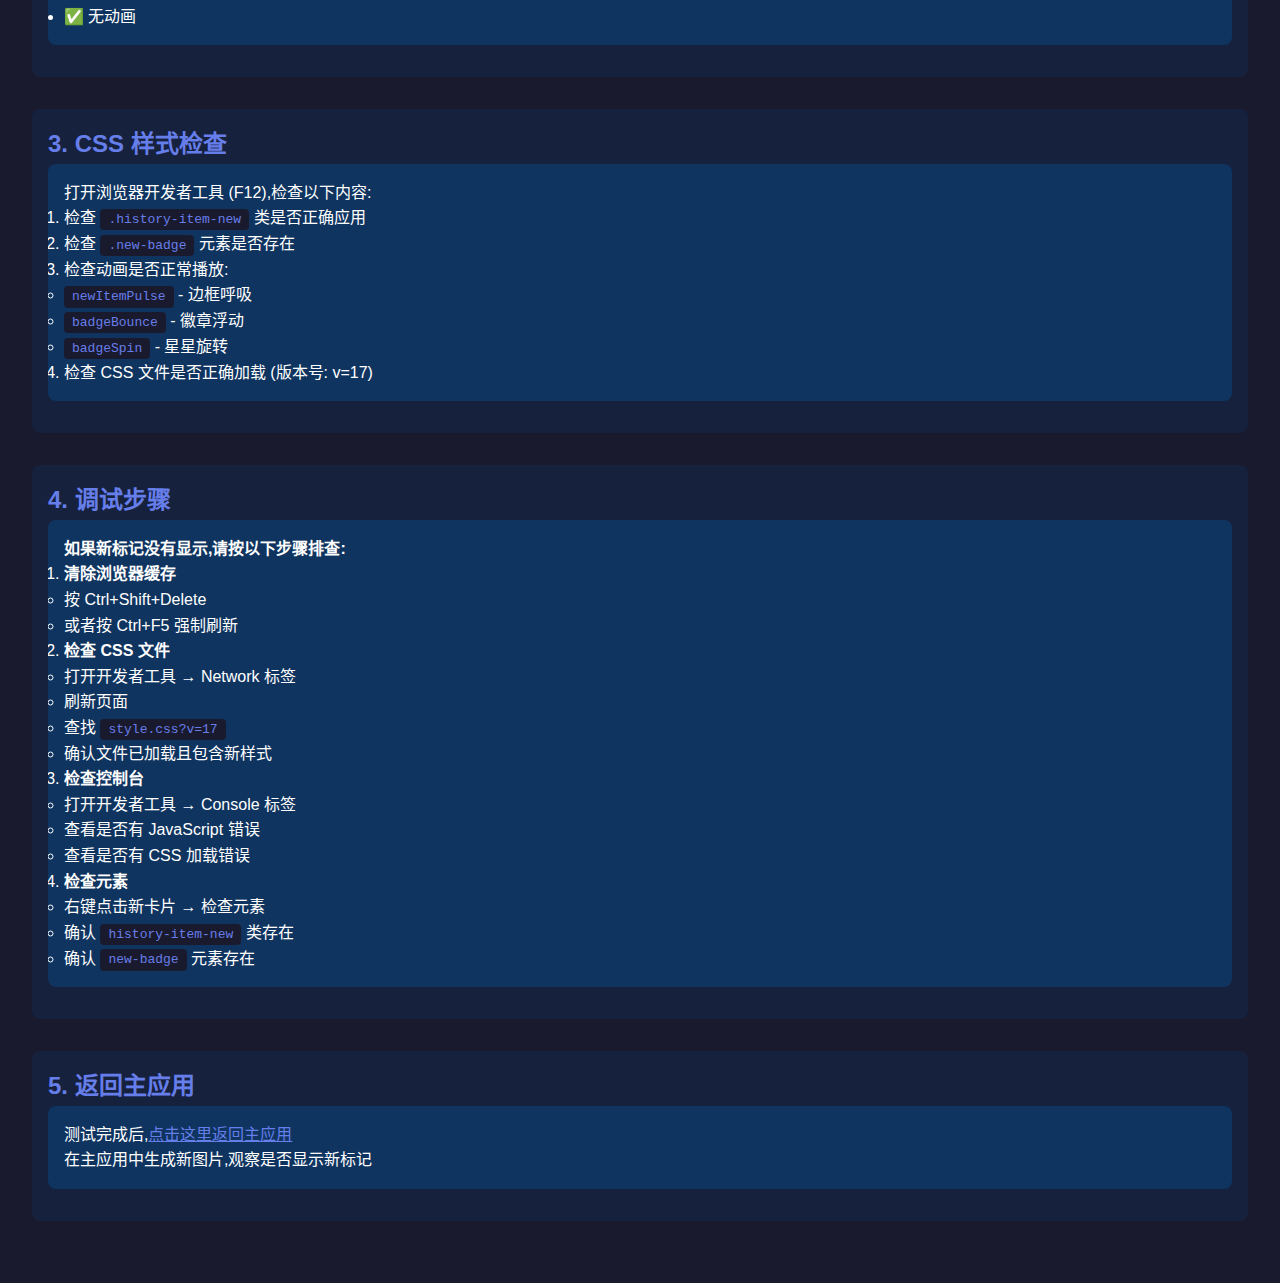
<file: web/test-new-badge.html>
<!DOCTYPE html>
<html lang="zh-CN">
<head>
    <meta charset="UTF-8">
    <meta name="viewport" content="width=device-width, initial-scale=1.0">
    <title>新标记功能测试</title>
    <link rel="stylesheet" href="css/style.css?v=17">
    <link rel="stylesheet" href="https://cdnjs.cloudflare.com/ajax/libs/font-awesome/6.4.0/css/all.min.css">
    <style>
        body {
            padding: 2rem;
            background: #1a1a2e;
            color: #fff;
        }
        .test-container {
            max-width: 800px;
            margin: 0 auto;
        }
        .test-section {
            margin-bottom: 2rem;
            padding: 1rem;
            background: #16213e;
            border-radius: 0.5rem;
        }
        h1, h2 {
            color: #667eea;
        }
        .history-list {
            display: flex;
            flex-direction: column;
            gap: 1rem;
        }
        .test-info {
            background: #0f3460;
            padding: 1rem;
            border-radius: 0.5rem;
            margin-bottom: 1rem;
        }
        .test-info code {
            background: #1a1a2e;
            padding: 0.2rem 0.5rem;
            border-radius: 0.25rem;
            color: #667eea;
        }
    </style>
</head>
<body>
    <div class="test-container">
        <h1>🧪 新标记功能测试页面</h1>
        
        <div class="test-info">
            <h3>测试说明:</h3>
            <ul>
                <li>下面显示了两个历史记录卡片</li>
                <li>第一个卡片有 <code>isNew: true</code> 标记</li>
                <li>第二个卡片是普通卡片</li>
                <li>观察两者的视觉差异</li>
            </ul>
        </div>

        <div class="test-section">
            <h2>1. 新生成的照片卡片 (isNew: true)</h2>
            <div class="history-list">
                <div class="history-item history-item-new" data-item-id="test-new-1">
                    <div class="history-item-content">
                        <div><strong>测试提示词 - 新生成的照片</strong></div>
                        <div class="text-muted">2025-01-15 10:30:00</div>
                        <div class="text-muted">
                            模型: 4.0 | 4k | 3:4 | <i class="fas fa-clock"></i> 25秒
                        </div>
                    </div>
                    <div class="history-item-images">
                        <div class="image-wrapper">
                            <div style="width: 100%; padding-bottom: 133%; background: linear-gradient(135deg, #667eea 0%, #764ba2 100%); border-radius: 0.5rem;"></div>
                        </div>
                        <div class="image-wrapper">
                            <div style="width: 100%; padding-bottom: 133%; background: linear-gradient(135deg, #f093fb 0%, #f5576c 100%); border-radius: 0.5rem;"></div>
                        </div>
                        <div class="image-wrapper">
                            <div style="width: 100%; padding-bottom: 133%; background: linear-gradient(135deg, #4facfe 0%, #00f2fe 100%); border-radius: 0.5rem;"></div>
                        </div>
                        <div class="image-wrapper">
                            <div style="width: 100%; padding-bottom: 133%; background: linear-gradient(135deg, #43e97b 0%, #38f9d7 100%); border-radius: 0.5rem;"></div>
                        </div>
                    </div>
                    <div class="new-badge"><i class="fas fa-star"></i> 新</div>
                    <button class="btn-delete-history" title="删除">
                        <i class="fas fa-trash"></i>
                    </button>
                </div>
            </div>
            
            <div class="test-info" style="margin-top: 1rem;">
                <strong>预期效果:</strong>
                <ul>
                    <li>✅ 紫蓝色渐变背景</li>
                    <li>✅ 紫色发光边框 (呼吸动画)</li>
                    <li>✅ 右上角"⭐ 新"徽章</li>
                    <li>✅ 徽章上下浮动动画</li>
                    <li>✅ 星星旋转动画</li>
                </ul>
            </div>
        </div>

        <div class="test-section">
            <h2>2. 普通照片卡片 (无 isNew 标记)</h2>
            <div class="history-list">
                <div class="history-item" data-item-id="test-normal-1">
                    <div class="history-item-content">
                        <div><strong>测试提示词 - 普通照片</strong></div>
                        <div class="text-muted">2025-01-14 15:20:00</div>
                        <div class="text-muted">
                            模型: 4.0 | 4k | 16:9 | <i class="fas fa-clock"></i> 30秒
                        </div>
                    </div>
                    <div class="history-item-images">
                        <div class="image-wrapper">
                            <div style="width: 100%; padding-bottom: 133%; background: #2d3748; border-radius: 0.5rem;"></div>
                        </div>
                        <div class="image-wrapper">
                            <div style="width: 100%; padding-bottom: 133%; background: #2d3748; border-radius: 0.5rem;"></div>
                        </div>
                        <div class="image-wrapper">
                            <div style="width: 100%; padding-bottom: 133%; background: #2d3748; border-radius: 0.5rem;"></div>
                        </div>
                        <div class="image-wrapper">
                            <div style="width: 100%; padding-bottom: 133%; background: #2d3748; border-radius: 0.5rem;"></div>
                        </div>
                    </div>
                    <button class="btn-delete-history" title="删除">
                        <i class="fas fa-trash"></i>
                    </button>
                </div>
            </div>
            
            <div class="test-info" style="margin-top: 1rem;">
                <strong>预期效果:</strong>
                <ul>
                    <li>✅ 灰色背景</li>
                    <li>✅ 无边框</li>
                    <li>✅ 无徽章</li>
                    <li>✅ 无动画</li>
                </ul>
            </div>
        </div>

        <div class="test-section">
            <h2>3. CSS 样式检查</h2>
            <div class="test-info">
                <p>打开浏览器开发者工具 (F12),检查以下内容:</p>
                <ol>
                    <li>检查 <code>.history-item-new</code> 类是否正确应用</li>
                    <li>检查 <code>.new-badge</code> 元素是否存在</li>
                    <li>检查动画是否正常播放:
                        <ul>
                            <li><code>newItemPulse</code> - 边框呼吸</li>
                            <li><code>badgeBounce</code> - 徽章浮动</li>
                            <li><code>badgeSpin</code> - 星星旋转</li>
                        </ul>
                    </li>
                    <li>检查 CSS 文件是否正确加载 (版本号: v=17)</li>
                </ol>
            </div>
        </div>

        <div class="test-section">
            <h2>4. 调试步骤</h2>
            <div class="test-info">
                <h4>如果新标记没有显示,请按以下步骤排查:</h4>
                <ol>
                    <li><strong>清除浏览器缓存</strong>
                        <ul>
                            <li>按 Ctrl+Shift+Delete</li>
                            <li>或者按 Ctrl+F5 强制刷新</li>
                        </ul>
                    </li>
                    <li><strong>检查 CSS 文件</strong>
                        <ul>
                            <li>打开开发者工具 → Network 标签</li>
                            <li>刷新页面</li>
                            <li>查找 <code>style.css?v=17</code></li>
                            <li>确认文件已加载且包含新样式</li>
                        </ul>
                    </li>
                    <li><strong>检查控制台</strong>
                        <ul>
                            <li>打开开发者工具 → Console 标签</li>
                            <li>查看是否有 JavaScript 错误</li>
                            <li>查看是否有 CSS 加载错误</li>
                        </ul>
                    </li>
                    <li><strong>检查元素</strong>
                        <ul>
                            <li>右键点击新卡片 → 检查元素</li>
                            <li>确认 <code>history-item-new</code> 类存在</li>
                            <li>确认 <code>new-badge</code> 元素存在</li>
                        </ul>
                    </li>
                </ol>
            </div>
        </div>

        <div class="test-section">
            <h2>5. 返回主应用</h2>
            <div class="test-info">
                <p>测试完成后,<a href="index.html" style="color: #667eea;">点击这里返回主应用</a></p>
                <p>在主应用中生成新图片,观察是否显示新标记</p>
            </div>
        </div>
    </div>

    <script>
        console.log('=== 新标记功能测试页面 ===');
        console.log('CSS 版本: v=17');
        console.log('检查 .history-item-new 类:', document.querySelector('.history-item-new'));
        console.log('检查 .new-badge 元素:', document.querySelector('.new-badge'));
        
        // 检查 CSS 样式
        const newItem = document.querySelector('.history-item-new');
        if (newItem) {
            const styles = window.getComputedStyle(newItem);
            console.log('背景:', styles.background);
            console.log('边框:', styles.border);
            console.log('阴影:', styles.boxShadow);
        }
        
        const badge = document.querySelector('.new-badge');
        if (badge) {
            const styles = window.getComputedStyle(badge);
            console.log('徽章背景:', styles.background);
            console.log('徽章动画:', styles.animation);
        }
    </script>
</body>
</html>
</file>
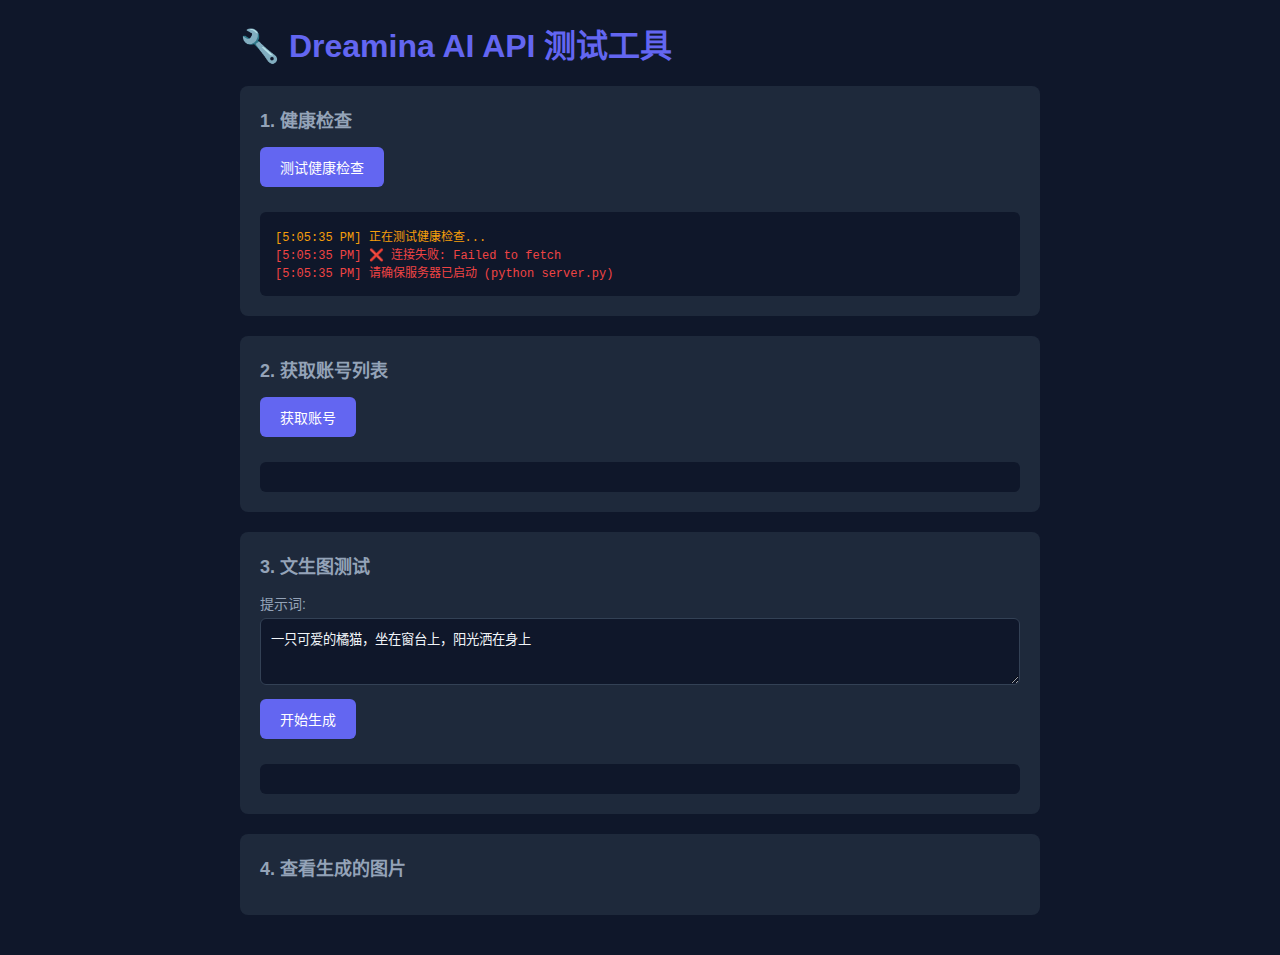
<file: web/test_api.html>
<!DOCTYPE html>
<html lang="zh-CN">
<head>
    <meta charset="UTF-8">
    <meta name="viewport" content="width=device-width, initial-scale=1.0">
    <title>API 测试工具</title>
    <style>
        * {
            margin: 0;
            padding: 0;
            box-sizing: border-box;
        }

        body {
            font-family: -apple-system, BlinkMacSystemFont, "Segoe UI", Roboto, sans-serif;
            background: #0f172a;
            color: #f1f5f9;
            padding: 20px;
        }

        .container {
            max-width: 800px;
            margin: 0 auto;
        }

        h1 {
            margin-bottom: 20px;
            color: #6366f1;
        }

        .test-section {
            background: #1e293b;
            border-radius: 8px;
            padding: 20px;
            margin-bottom: 20px;
        }

        .test-section h2 {
            margin-bottom: 15px;
            color: #94a3b8;
            font-size: 18px;
        }

        button {
            background: #6366f1;
            color: white;
            border: none;
            padding: 10px 20px;
            border-radius: 6px;
            cursor: pointer;
            font-size: 14px;
            margin-right: 10px;
            margin-bottom: 10px;
        }

        button:hover {
            background: #4f46e5;
        }

        button:disabled {
            background: #475569;
            cursor: not-allowed;
        }

        .result {
            background: #0f172a;
            border-radius: 6px;
            padding: 15px;
            margin-top: 15px;
            font-family: 'Courier New', monospace;
            font-size: 12px;
            max-height: 400px;
            overflow-y: auto;
        }

        .success {
            color: #10b981;
        }

        .error {
            color: #ef4444;
        }

        .info {
            color: #3b82f6;
        }

        .loading {
            color: #f59e0b;
        }

        input, textarea {
            width: 100%;
            background: #0f172a;
            border: 1px solid #334155;
            color: #f1f5f9;
            padding: 10px;
            border-radius: 6px;
            margin-bottom: 10px;
            font-family: inherit;
        }

        label {
            display: block;
            margin-bottom: 5px;
            color: #94a3b8;
            font-size: 14px;
        }
    </style>
</head>
<body>
    <div class="container">
        <h1>🔧 Dreamina AI API 测试工具</h1>

        <div class="test-section">
            <h2>1. 健康检查</h2>
            <button onclick="testHealth()">测试健康检查</button>
            <div id="health-result" class="result"></div>
        </div>

        <div class="test-section">
            <h2>2. 获取账号列表</h2>
            <button onclick="testAccounts()">获取账号</button>
            <div id="accounts-result" class="result"></div>
        </div>

        <div class="test-section">
            <h2>3. 文生图测试</h2>
            <label>提示词:</label>
            <textarea id="t2i-prompt" rows="3">一只可爱的橘猫，坐在窗台上，阳光洒在身上</textarea>
            <button onclick="testT2I()">开始生成</button>
            <div id="t2i-result" class="result"></div>
        </div>

        <div class="test-section">
            <h2>4. 查看生成的图片</h2>
            <div id="images-container" style="display: grid; grid-template-columns: repeat(auto-fill, minmax(200px, 1fr)); gap: 10px; margin-top: 15px;"></div>
        </div>
    </div>

    <script>
        const API_BASE = 'http://localhost:5000/api';

        function log(elementId, message, type = 'info') {
            const element = document.getElementById(elementId);
            const timestamp = new Date().toLocaleTimeString();
            const className = type;
            element.innerHTML += `<div class="${className}">[${timestamp}] ${message}</div>`;
            element.scrollTop = element.scrollHeight;
        }

        function clearLog(elementId) {
            document.getElementById(elementId).innerHTML = '';
        }

        async function testHealth() {
            clearLog('health-result');
            log('health-result', '正在测试健康检查...', 'loading');

            try {
                const response = await fetch(`${API_BASE}/health`);
                const data = await response.json();
                
                log('health-result', '✅ 服务器正常运行', 'success');
                log('health-result', JSON.stringify(data, null, 2), 'info');
            } catch (error) {
                log('health-result', '❌ 连接失败: ' + error.message, 'error');
                log('health-result', '请确保服务器已启动 (python server.py)', 'error');
            }
        }

        async function testAccounts() {
            clearLog('accounts-result');
            log('accounts-result', '正在获取账号列表...', 'loading');

            try {
                const response = await fetch(`${API_BASE}/accounts`);
                const data = await response.json();
                
                if (data.success) {
                    log('accounts-result', `✅ 找到 ${data.accounts.length} 个账号`, 'success');
                    log('accounts-result', JSON.stringify(data, null, 2), 'info');
                } else {
                    log('accounts-result', '❌ 获取失败: ' + data.message, 'error');
                }
            } catch (error) {
                log('accounts-result', '❌ 请求失败: ' + error.message, 'error');
            }
        }

        async function testT2I() {
            clearLog('t2i-result');
            const prompt = document.getElementById('t2i-prompt').value;

            if (!prompt.trim()) {
                log('t2i-result', '❌ 请输入提示词', 'error');
                return;
            }

            log('t2i-result', '正在提交文生图任务...', 'loading');
            log('t2i-result', `提示词: ${prompt}`, 'info');

            try {
                const response = await fetch(`${API_BASE}/generate/t2i`, {
                    method: 'POST',
                    headers: {
                        'Content-Type': 'application/json',
                    },
                    body: JSON.stringify({
                        prompt: prompt,
                        model: '3.0',
                        resolution: '2k',
                        ratio: '1:1',
                        seed: -1,
                        num_images: 4
                    })
                });

                const data = await response.json();
                
                if (data.success) {
                    log('t2i-result', '✅ 任务提交成功', 'success');
                    
                    if (data.completed && data.images) {
                        log('t2i-result', `✅ 生成完成！共 ${data.images.length} 张图片`, 'success');
                        displayImages(data.images);
                        log('t2i-result', JSON.stringify(data, null, 2), 'info');
                    } else if (data.taskId) {
                        log('t2i-result', `⏳ 任务ID: ${data.taskId}`, 'loading');
                        log('t2i-result', '正在轮询状态...', 'loading');
                        await pollStatus(data.taskId);
                    }
                } else {
                    log('t2i-result', '❌ 生成失败: ' + data.message, 'error');
                }
            } catch (error) {
                log('t2i-result', '❌ 请求失败: ' + error.message, 'error');
            }
        }

        async function pollStatus(taskId) {
            let attempts = 0;
            const maxAttempts = 60;

            while (attempts < maxAttempts) {
                await new Promise(resolve => setTimeout(resolve, 5000));
                attempts++;

                log('t2i-result', `⏳ 检查状态 (${attempts}/${maxAttempts})...`, 'loading');

                try {
                    const response = await fetch(`${API_BASE}/generate/status/${taskId}`);
                    const data = await response.json();

                    if (data.success && data.completed && data.images) {
                        log('t2i-result', `✅ 生成完成！共 ${data.images.length} 张图片`, 'success');
                        displayImages(data.images);
                        log('t2i-result', JSON.stringify(data, null, 2), 'info');
                        return;
                    }

                    if (data.failed) {
                        log('t2i-result', '❌ 生成失败: ' + data.error, 'error');
                        return;
                    }
                } catch (error) {
                    log('t2i-result', '⚠️ 状态检查失败: ' + error.message, 'error');
                }
            }

            log('t2i-result', '❌ 生成超时', 'error');
        }

        function displayImages(images) {
            const container = document.getElementById('images-container');
            container.innerHTML = '';

            images.forEach((url, index) => {
                const div = document.createElement('div');
                div.style.cssText = 'background: #1e293b; border-radius: 8px; padding: 10px;';
                
                const img = document.createElement('img');
                img.src = url;
                img.style.cssText = 'width: 100%; border-radius: 6px; display: block;';
                img.alt = `生成的图片 ${index + 1}`;
                
                const link = document.createElement('a');
                link.href = url;
                link.target = '_blank';
                link.textContent = `图片 ${index + 1}`;
                link.style.cssText = 'color: #6366f1; text-decoration: none; display: block; margin-top: 8px; font-size: 12px;';
                
                div.appendChild(img);
                div.appendChild(link);
                container.appendChild(div);
            });
        }

        // 页面加载时自动测试健康检查
        window.addEventListener('load', () => {
            testHealth();
        });
    </script>
</body>
</html>
</file>
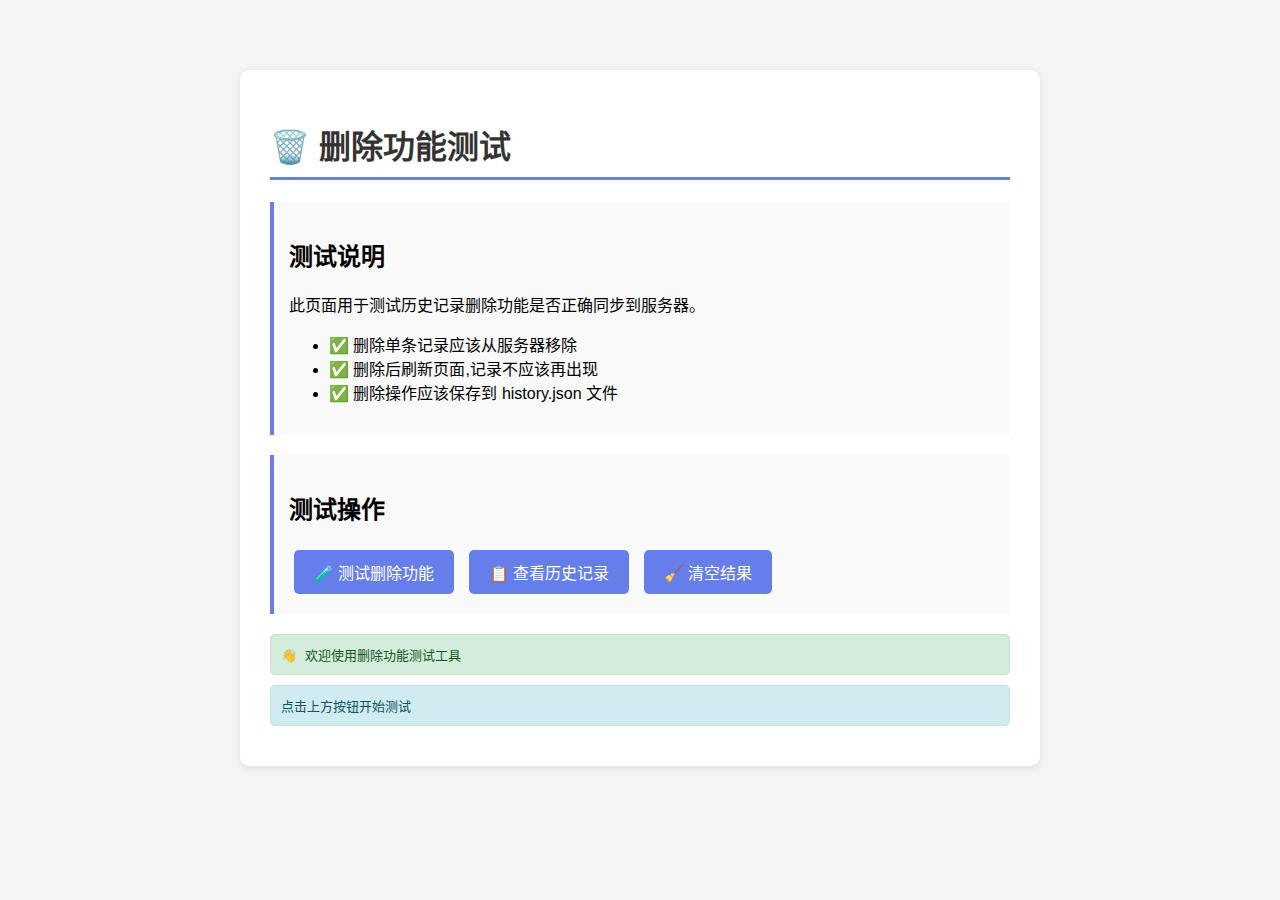
<file: web/删除功能测试.html>
<!DOCTYPE html>
<html lang="zh-CN">
<head>
    <meta charset="UTF-8">
    <meta name="viewport" content="width=device-width, initial-scale=1.0">
    <title>删除功能测试</title>
    <style>
        body {
            font-family: Arial, sans-serif;
            max-width: 800px;
            margin: 50px auto;
            padding: 20px;
            background: #f5f5f5;
        }
        .container {
            background: white;
            padding: 30px;
            border-radius: 10px;
            box-shadow: 0 2px 10px rgba(0,0,0,0.1);
        }
        h1 {
            color: #333;
            border-bottom: 3px solid #667eea;
            padding-bottom: 10px;
        }
        .test-section {
            margin: 20px 0;
            padding: 15px;
            background: #f9f9f9;
            border-left: 4px solid #667eea;
        }
        .result {
            margin: 10px 0;
            padding: 10px;
            border-radius: 5px;
            font-family: monospace;
        }
        .success {
            background: #d4edda;
            color: #155724;
            border: 1px solid #c3e6cb;
        }
        .error {
            background: #f8d7da;
            color: #721c24;
            border: 1px solid #f5c6cb;
        }
        .info {
            background: #d1ecf1;
            color: #0c5460;
            border: 1px solid #bee5eb;
        }
        button {
            background: #667eea;
            color: white;
            border: none;
            padding: 10px 20px;
            border-radius: 5px;
            cursor: pointer;
            font-size: 16px;
            margin: 5px;
        }
        button:hover {
            background: #5568d3;
        }
        button:disabled {
            background: #ccc;
            cursor: not-allowed;
        }
        #results {
            margin-top: 20px;
        }
    </style>
</head>
<body>
    <div class="container">
        <h1>🗑️ 删除功能测试</h1>
        
        <div class="test-section">
            <h2>测试说明</h2>
            <p>此页面用于测试历史记录删除功能是否正确同步到服务器。</p>
            <ul>
                <li>✅ 删除单条记录应该从服务器移除</li>
                <li>✅ 删除后刷新页面,记录不应该再出现</li>
                <li>✅ 删除操作应该保存到 history.json 文件</li>
            </ul>
        </div>

        <div class="test-section">
            <h2>测试操作</h2>
            <button onclick="testDeleteFunction()">🧪 测试删除功能</button>
            <button onclick="viewHistory()">📋 查看历史记录</button>
            <button onclick="clearResults()">🧹 清空结果</button>
        </div>

        <div id="results"></div>
    </div>

    <script>
        const resultsDiv = document.getElementById('results');

        function addResult(message, type = 'info') {
            const div = document.createElement('div');
            div.className = `result ${type}`;
            div.textContent = message;
            resultsDiv.appendChild(div);
        }

        function clearResults() {
            resultsDiv.innerHTML = '';
        }

        async function viewHistory() {
            clearResults();
            addResult('正在获取历史记录...', 'info');

            try {
                const response = await fetch('/api/history');
                const data = await response.json();

                addResult(`✅ 成功获取历史记录`, 'success');
                addResult(`📊 总记录数: ${data.history.length}`, 'info');

                if (data.history.length > 0) {
                    addResult('最新的 3 条记录:', 'info');
                    data.history.slice(0, 3).forEach((item, index) => {
                        addResult(`${index + 1}. ID: ${item.id} | ${item.prompt.substring(0, 30)}... | ${item.timestamp}`, 'info');
                    });
                } else {
                    addResult('⚠️ 没有历史记录', 'info');
                }
            } catch (error) {
                addResult(`❌ 获取历史记录失败: ${error.message}`, 'error');
            }
        }

        async function testDeleteFunction() {
            clearResults();
            addResult('🧪 开始测试删除功能...', 'info');

            try {
                // 步骤 1: 获取当前历史记录
                addResult('步骤 1: 获取当前历史记录', 'info');
                const response1 = await fetch('/api/history');
                const data1 = await response1.json();
                const beforeCount = data1.history.length;
                addResult(`✅ 删除前记录数: ${beforeCount}`, 'success');

                if (beforeCount === 0) {
                    addResult('⚠️ 没有历史记录可测试,请先生成一些图片', 'error');
                    return;
                }

                // 步骤 2: 选择最后一条记录进行删除
                const testRecord = data1.history[beforeCount - 1];
                const testId = testRecord.id;
                addResult(`步骤 2: 选择要删除的记录`, 'info');
                addResult(`📝 记录 ID: ${testId}`, 'info');
                addResult(`📝 提示词: ${testRecord.prompt.substring(0, 50)}...`, 'info');

                // 步骤 3: 调用删除 API
                addResult('步骤 3: 调用删除 API', 'info');
                const response2 = await fetch(`/api/history/${testId}`, {
                    method: 'DELETE'
                });
                const data2 = await response2.json();
                
                if (data2.success) {
                    addResult('✅ 删除 API 调用成功', 'success');
                } else {
                    addResult(`❌ 删除 API 返回失败: ${data2.message}`, 'error');
                    return;
                }

                // 步骤 4: 再次获取历史记录,验证删除
                addResult('步骤 4: 验证删除结果', 'info');
                const response3 = await fetch('/api/history');
                const data3 = await response3.json();
                const afterCount = data3.history.length;
                addResult(`✅ 删除后记录数: ${afterCount}`, 'success');

                // 步骤 5: 检查记录是否真的被删除
                const stillExists = data3.history.find(h => h.id === testId);
                
                if (stillExists) {
                    addResult('❌ 测试失败: 记录仍然存在于服务器!', 'error');
                    addResult('⚠️ 删除功能未正确同步到服务器', 'error');
                } else {
                    addResult('✅ 测试成功: 记录已从服务器移除', 'success');
                }

                // 步骤 6: 验证数量变化
                if (afterCount === beforeCount - 1) {
                    addResult('✅ 记录数量正确: 减少了 1 条', 'success');
                    addResult('🎉 删除功能完全正常,已同步到服务器!', 'success');
                } else {
                    addResult(`❌ 记录数量异常: 期望 ${beforeCount - 1}, 实际 ${afterCount}`, 'error');
                }

                // 步骤 7: 提示刷新验证
                addResult('步骤 5: 建议操作', 'info');
                addResult('💡 请刷新主页面 (Ctrl+R),确认删除的记录不再显示', 'info');

            } catch (error) {
                addResult(`❌ 测试过程出错: ${error.message}`, 'error');
                console.error('测试错误:', error);
            }
        }

        // 页面加载时显示欢迎信息
        window.addEventListener('load', () => {
            addResult('👋 欢迎使用删除功能测试工具', 'success');
            addResult('点击上方按钮开始测试', 'info');
        });
    </script>
</body>
</html>
</file>
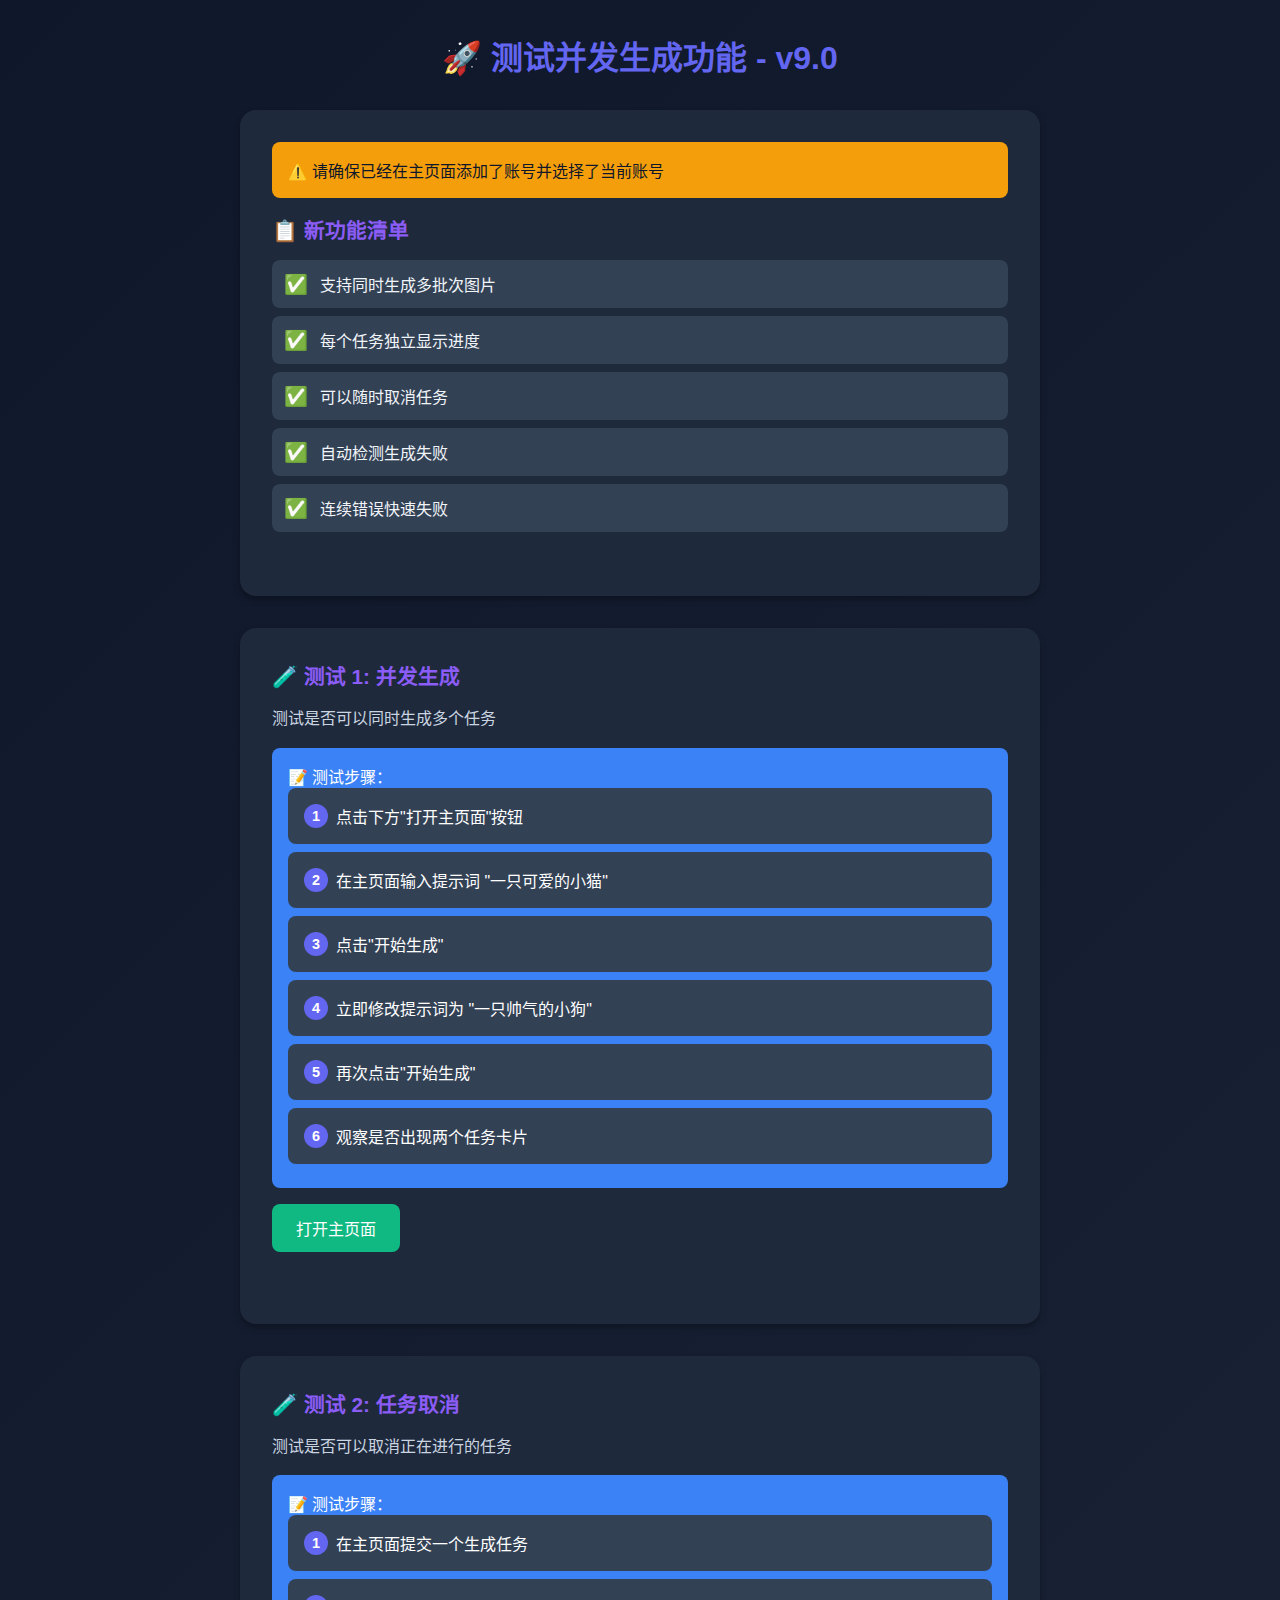
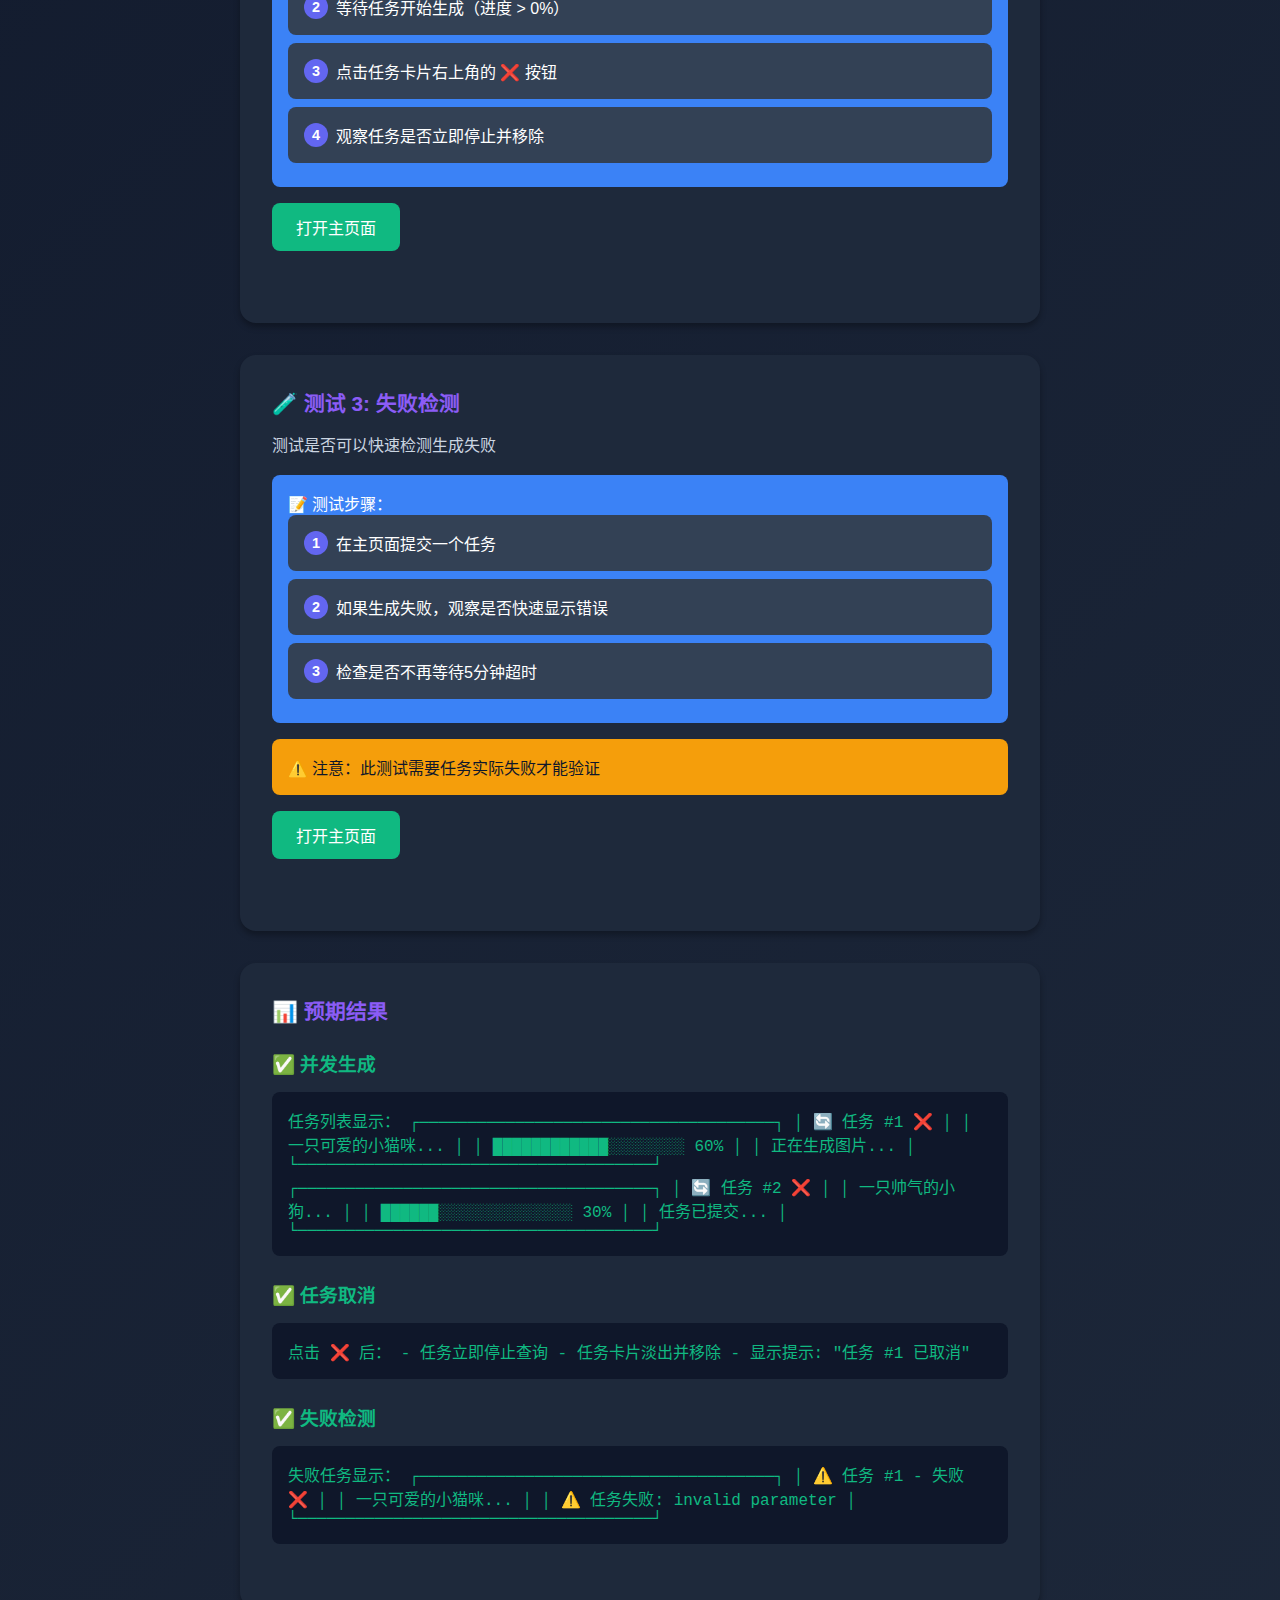
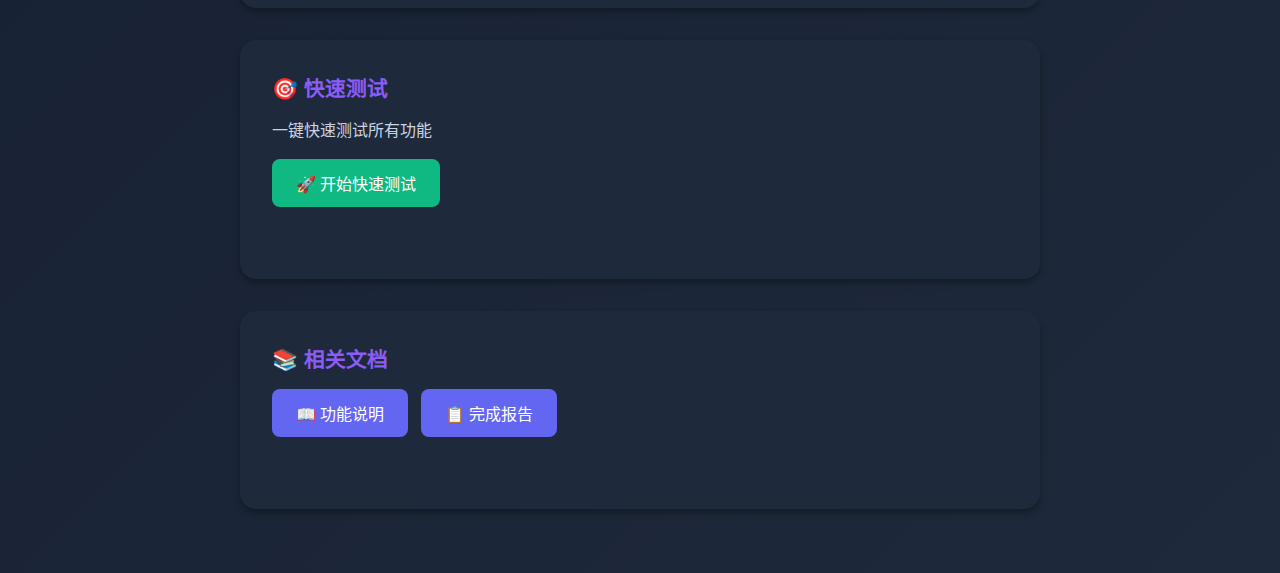
<file: web/测试并发生成.html>
<!DOCTYPE html>
<html lang="zh-CN">
<head>
    <meta charset="UTF-8">
    <meta name="viewport" content="width=device-width, initial-scale=1.0">
    <title>测试并发生成 - Dreamina v9.0</title>
    <style>
        * {
            margin: 0;
            padding: 0;
            box-sizing: border-box;
        }

        body {
            font-family: -apple-system, BlinkMacSystemFont, 'Segoe UI', Roboto, sans-serif;
            background: linear-gradient(135deg, #0f172a 0%, #1e293b 100%);
            color: #f1f5f9;
            padding: 2rem;
            min-height: 100vh;
        }

        .container {
            max-width: 800px;
            margin: 0 auto;
        }

        h1 {
            text-align: center;
            margin-bottom: 2rem;
            color: #6366f1;
        }

        .card {
            background: #1e293b;
            border-radius: 1rem;
            padding: 2rem;
            margin-bottom: 2rem;
            box-shadow: 0 4px 6px rgba(0, 0, 0, 0.3);
        }

        .test-section {
            margin-bottom: 2rem;
        }

        .test-section h2 {
            color: #8b5cf6;
            margin-bottom: 1rem;
            font-size: 1.3rem;
        }

        .test-section p {
            color: #cbd5e1;
            margin-bottom: 1rem;
            line-height: 1.6;
        }

        .btn {
            background: #6366f1;
            color: white;
            border: none;
            padding: 0.75rem 1.5rem;
            border-radius: 0.5rem;
            cursor: pointer;
            font-size: 1rem;
            transition: all 0.2s;
            margin-right: 0.5rem;
            margin-bottom: 0.5rem;
        }

        .btn:hover {
            background: #4f46e5;
            transform: translateY(-2px);
        }

        .btn-success {
            background: #10b981;
        }

        .btn-success:hover {
            background: #059669;
        }

        .btn-danger {
            background: #ef4444;
        }

        .btn-danger:hover {
            background: #dc2626;
        }

        .feature-list {
            list-style: none;
            padding: 0;
        }

        .feature-list li {
            padding: 0.75rem;
            margin-bottom: 0.5rem;
            background: #334155;
            border-radius: 0.5rem;
            display: flex;
            align-items: center;
        }

        .feature-list li::before {
            content: '✅';
            margin-right: 0.75rem;
            font-size: 1.2rem;
        }

        .warning {
            background: #f59e0b;
            color: #0f172a;
            padding: 1rem;
            border-radius: 0.5rem;
            margin-bottom: 1rem;
            font-weight: 500;
        }

        .info {
            background: #3b82f6;
            color: white;
            padding: 1rem;
            border-radius: 0.5rem;
            margin-bottom: 1rem;
        }

        .code {
            background: #0f172a;
            padding: 1rem;
            border-radius: 0.5rem;
            font-family: 'Courier New', monospace;
            color: #10b981;
            margin: 1rem 0;
            overflow-x: auto;
        }

        .steps {
            counter-reset: step;
            list-style: none;
        }

        .steps li {
            counter-increment: step;
            padding: 1rem;
            margin-bottom: 0.5rem;
            background: #334155;
            border-radius: 0.5rem;
            position: relative;
            padding-left: 3rem;
        }

        .steps li::before {
            content: counter(step);
            position: absolute;
            left: 1rem;
            top: 50%;
            transform: translateY(-50%);
            background: #6366f1;
            color: white;
            width: 1.5rem;
            height: 1.5rem;
            border-radius: 50%;
            display: flex;
            align-items: center;
            justify-content: center;
            font-weight: bold;
            font-size: 0.9rem;
        }
    </style>
</head>
<body>
    <div class="container">
        <h1>🚀 测试并发生成功能 - v9.0</h1>

        <div class="card">
            <div class="warning">
                ⚠️ 请确保已经在主页面添加了账号并选择了当前账号
            </div>

            <div class="test-section">
                <h2>📋 新功能清单</h2>
                <ul class="feature-list">
                    <li>支持同时生成多批次图片</li>
                    <li>每个任务独立显示进度</li>
                    <li>可以随时取消任务</li>
                    <li>自动检测生成失败</li>
                    <li>连续错误快速失败</li>
                </ul>
            </div>
        </div>

        <div class="card">
            <div class="test-section">
                <h2>🧪 测试 1: 并发生成</h2>
                <p>测试是否可以同时生成多个任务</p>
                
                <div class="info">
                    📝 测试步骤：
                    <ol class="steps">
                        <li>点击下方"打开主页面"按钮</li>
                        <li>在主页面输入提示词 "一只可爱的小猫"</li>
                        <li>点击"开始生成"</li>
                        <li>立即修改提示词为 "一只帅气的小狗"</li>
                        <li>再次点击"开始生成"</li>
                        <li>观察是否出现两个任务卡片</li>
                    </ol>
                </div>

                <button class="btn btn-success" onclick="window.open('/', '_blank')">
                    打开主页面
                </button>
            </div>
        </div>

        <div class="card">
            <div class="test-section">
                <h2>🧪 测试 2: 任务取消</h2>
                <p>测试是否可以取消正在进行的任务</p>
                
                <div class="info">
                    📝 测试步骤：
                    <ol class="steps">
                        <li>在主页面提交一个生成任务</li>
                        <li>等待任务开始生成（进度 > 0%）</li>
                        <li>点击任务卡片右上角的 ❌ 按钮</li>
                        <li>观察任务是否立即停止并移除</li>
                    </ol>
                </div>

                <button class="btn btn-success" onclick="window.open('/', '_blank')">
                    打开主页面
                </button>
            </div>
        </div>

        <div class="card">
            <div class="test-section">
                <h2>🧪 测试 3: 失败检测</h2>
                <p>测试是否可以快速检测生成失败</p>
                
                <div class="info">
                    📝 测试步骤：
                    <ol class="steps">
                        <li>在主页面提交一个任务</li>
                        <li>如果生成失败，观察是否快速显示错误</li>
                        <li>检查是否不再等待5分钟超时</li>
                    </ol>
                </div>

                <div class="warning">
                    ⚠️ 注意：此测试需要任务实际失败才能验证
                </div>

                <button class="btn btn-success" onclick="window.open('/', '_blank')">
                    打开主页面
                </button>
            </div>
        </div>

        <div class="card">
            <div class="test-section">
                <h2>📊 预期结果</h2>
                
                <h3 style="color: #10b981; margin-top: 1.5rem; margin-bottom: 0.5rem;">✅ 并发生成</h3>
                <div class="code">
任务列表显示：
┌─────────────────────────────────────┐
│ 🔄 任务 #1                      ❌  │
│ 一只可爱的小猫咪...                  │
│ ████████████░░░░░░░░ 60%           │
│ 正在生成图片...                      │
└─────────────────────────────────────┘

┌─────────────────────────────────────┐
│ 🔄 任务 #2                      ❌  │
│ 一只帅气的小狗...                    │
│ ██████░░░░░░░░░░░░░░ 30%           │
│ 任务已提交...                        │
└─────────────────────────────────────┘
                </div>

                <h3 style="color: #10b981; margin-top: 1.5rem; margin-bottom: 0.5rem;">✅ 任务取消</h3>
                <div class="code">
点击 ❌ 后：
- 任务立即停止查询
- 任务卡片淡出并移除
- 显示提示: "任务 #1 已取消"
                </div>

                <h3 style="color: #10b981; margin-top: 1.5rem; margin-bottom: 0.5rem;">✅ 失败检测</h3>
                <div class="code">
失败任务显示：
┌─────────────────────────────────────┐
│ ⚠️ 任务 #1 - 失败                ❌  │
│ 一只可爱的小猫咪...                  │
│ ⚠️ 任务失败: invalid parameter      │
└─────────────────────────────────────┘
                </div>
            </div>
        </div>

        <div class="card">
            <div class="test-section">
                <h2>🎯 快速测试</h2>
                <p>一键快速测试所有功能</p>
                
                <button class="btn btn-success" onclick="quickTest()">
                    🚀 开始快速测试
                </button>
                
                <div id="testResult" style="margin-top: 1rem;"></div>
            </div>
        </div>

        <div class="card">
            <div class="test-section">
                <h2>📚 相关文档</h2>
                <button class="btn" onclick="window.open('并发生成功能说明.md', '_blank')">
                    📖 功能说明
                </button>
                <button class="btn" onclick="window.open('最终完成报告-v9.md', '_blank')">
                    📋 完成报告
                </button>
            </div>
        </div>
    </div>

    <script>
        function quickTest() {
            const resultDiv = document.getElementById('testResult');
            resultDiv.innerHTML = `
                <div class="info">
                    <h3 style="margin-bottom: 0.5rem;">🧪 快速测试步骤：</h3>
                    <ol class="steps">
                        <li>打开主页面（已在新标签页打开）</li>
                        <li>连续点击"开始生成"按钮 3 次</li>
                        <li>观察是否出现 3 个任务卡片</li>
                        <li>取消其中一个任务</li>
                        <li>等待其他任务完成</li>
                    </ol>
                    <p style="margin-top: 1rem; font-weight: bold;">
                        ✅ 如果所有步骤都正常，说明功能完全可用！
                    </p>
                </div>
            `;
            
            // 打开主页面
            window.open('/', '_blank');
        }
    </script>
</body>
</html>
</file>
<file: web/css/style.css>
/* 全局样式 */
:root {
    --primary-color: #6366f1;
    --primary-dark: #4f46e5;
    --secondary-color: #8b5cf6;
    --success-color: #10b981;
    --danger-color: #ef4444;
    --warning-color: #f59e0b;
    --bg-color: #0f172a;
    --bg-secondary: #1e293b;
    --bg-tertiary: #334155;
    --text-primary: #f1f5f9;
    --text-secondary: #cbd5e1;
    --text-muted: #94a3b8;
    --border-color: #334155;
    --shadow: 0 4px 6px -1px rgba(0, 0, 0, 0.3);
    --shadow-lg: 0 10px 15px -3px rgba(0, 0, 0, 0.4);
}

* {
    margin: 0;
    padding: 0;
    box-sizing: border-box;
}

/* 防止所有元素溢出 */
*,
*::before,
*::after {
    max-width: 100%;
    -webkit-box-sizing: border-box;
    -moz-box-sizing: border-box;
    box-sizing: border-box;
}

html {
    overflow-x: hidden;
    overflow-y: auto;
    width: 100%;
    max-width: 100vw;
    position: relative;
    -webkit-text-size-adjust: 100%;
    -ms-text-size-adjust: 100%;
}

body {
    font-family: -apple-system, BlinkMacSystemFont, 'Segoe UI', Roboto, 'Helvetica Neue', Arial, sans-serif;
    background: linear-gradient(135deg, #0f172a 0%, #1e293b 100%);
    color: var(--text-primary);
    line-height: 1.6;
    overflow-x: hidden !important; /* 强制防止横向滚动 */
    overflow-y: auto;
    width: 100%;
    max-width: 100vw;
    min-height: 100vh;
    position: relative;
    -webkit-overflow-scrolling: touch; /* iOS平滑滚动 */
}

/* iOS特殊修复 */
@supports (-webkit-touch-callout: none) {
    html {
        width: 100vw;
        overflow-x: hidden !important;
    }

    body {
        width: 100vw;
        overflow-x: hidden !important;
        position: relative;
    }
}

/* 强制所有直接子元素不溢出 */
body > * {
    max-width: 100vw !important;
    overflow-x: hidden;
}

/* 防止任何元素导致横向滚动 */
div, section, article, aside, header, footer, main, nav {
    max-width: 100%;
    overflow-x: hidden;
}

/* 顶部导航栏 */
.header {
    position: fixed;
    top: 0;
    left: 0;
    right: 0;
    width: 100%;
    max-width: 100vw;
    background: var(--bg-secondary);
    border-bottom: 1px solid var(--border-color);
    box-shadow: var(--shadow);
    z-index: 1000;
    overflow: hidden;
}

.header-content {
    display: flex;
    justify-content: space-between;
    align-items: center;
    padding: 1rem;
    max-width: 1200px;
    width: 100%;
    margin: 0 auto;
    box-sizing: border-box;
}

.logo {
    font-size: 1.5rem;
    font-weight: 700;
    color: var(--primary-color);
    display: flex;
    align-items: center;
    gap: 0.5rem;
}

.menu-btn {
    background: var(--bg-tertiary);
    border: none;
    color: var(--text-primary);
    font-size: 1.5rem;
    padding: 0.5rem 0.75rem;
    border-radius: 0.5rem;
    cursor: pointer;
    transition: all 0.3s;
}

.menu-btn:hover {
    background: var(--primary-color);
}

/* 侧边栏 */
.sidebar {
    position: fixed;
    top: 0;
    right: -100%;
    width: 320px;
    max-width: 90vw;
    height: 100vh;
    background: var(--bg-secondary);
    box-shadow: var(--shadow-lg);
    z-index: 2000;
    transition: right 0.3s ease;
    overflow-y: auto;
}

.sidebar.active {
    right: 0;
}

.sidebar-header {
    display: flex;
    justify-content: space-between;
    align-items: center;
    padding: 1.5rem;
    border-bottom: 1px solid var(--border-color);
}

.sidebar-header h2 {
    font-size: 1.25rem;
}

.close-btn {
    background: none;
    border: none;
    color: var(--text-primary);
    font-size: 1.5rem;
    cursor: pointer;
    padding: 0.25rem;
}

.sidebar-content {
    padding: 1.5rem;
}

.setting-section {
    margin-bottom: 2rem;
}

.setting-section h3 {
    font-size: 1rem;
    margin-bottom: 1rem;
    color: var(--text-secondary);
    display: flex;
    align-items: center;
    gap: 0.5rem;
}

/* 主内容区 */
.main-content {
    margin-top: 70px;
    padding: 1rem;
    min-height: calc(100vh - 70px);
    width: 100%;
    max-width: 100vw;
    overflow-x: hidden;
}

.container {
    max-width: 800px;
    margin: 0 auto;
    width: 100%;
    padding: 0 1rem;
    box-sizing: border-box;
}

/* 卡片 */
.card {
    background: var(--bg-secondary);
    border-radius: 1rem;
    padding: 1.5rem;
    margin-bottom: 1.5rem;
    box-shadow: var(--shadow);
    border: 1px solid var(--border-color);
    width: 100%;
    max-width: 100%;
    box-sizing: border-box;
    overflow-x: hidden;
}

.card-title {
    font-size: 1.25rem;
    margin-bottom: 1.5rem;
    display: flex;
    align-items: center;
    gap: 0.5rem;
    color: var(--primary-color);
}

/* 表单 */
.form-group {
    margin-bottom: 1.5rem;
    width: 100%;
    max-width: 100%;
    overflow: hidden;
}

.form-group label {
    display: block;
    margin-bottom: 0.5rem;
    font-weight: 500;
    color: var(--text-secondary);
    display: flex;
    align-items: center;
    gap: 0.5rem;
}

.form-control {
    width: 100%;
    max-width: 100%;
    padding: 0.75rem;
    background: var(--bg-tertiary);
    border: 1px solid var(--border-color);
    border-radius: 0.5rem;
    color: var(--text-primary);
    font-size: 1rem;
    transition: all 0.3s;
    box-sizing: border-box;
}

.form-control:focus {
    outline: none;
    border-color: var(--primary-color);
    box-shadow: 0 0 0 3px rgba(99, 102, 241, 0.1);
}

textarea.form-control {
    resize: vertical;
    min-height: 100px;
}

/* 提示词输入框包装器 */
.prompt-wrapper {
    position: relative;
    width: 100%;
    max-width: 100%;
    overflow: hidden;
}

.prompt-actions {
    position: absolute;
    top: 0.5rem;
    right: 0.5rem;
    display: flex;
    gap: 0.5rem;
    z-index: 10;
}

.btn-prompt-action {
    background: rgba(99, 102, 241, 0.1);
    color: var(--primary-color);
    border: none;
    padding: 0.5rem;
    border-radius: 0.25rem;
    cursor: pointer;
    transition: all 0.2s;
    font-size: 0.875rem;
    width: 2rem;
    height: 2rem;
    display: flex;
    align-items: center;
    justify-content: center;
}

.btn-prompt-action:hover {
    background: rgba(99, 102, 241, 0.2);
    transform: scale(1.1);
}

.btn-prompt-action:active {
    transform: scale(0.95);
}

.char-count {
    text-align: right;
    font-size: 0.875rem;
    color: var(--text-muted);
    margin-top: 0.25rem;
}

.form-row {
    display: grid;
    grid-template-columns: 1fr 1fr;
    gap: 1rem;
    width: 100%;
    max-width: 100%;
    overflow: hidden;
}

/* 模式切换标签 */
.mode-tabs {
    display: grid;
    grid-template-columns: 1fr 1fr;
    gap: 0.5rem;
}

.mode-tab {
    padding: 0.75rem;
    background: var(--bg-tertiary);
    border: 2px solid var(--border-color);
    border-radius: 0.5rem;
    color: var(--text-secondary);
    cursor: pointer;
    transition: all 0.3s;
    display: flex;
    align-items: center;
    justify-content: center;
    gap: 0.5rem;
    font-size: 1rem;
}

.mode-tab:hover {
    border-color: var(--primary-color);
}

.mode-tab.active {
    background: var(--primary-color);
    border-color: var(--primary-color);
    color: white;
}

/* 图片上传网格 */
.image-upload-grid {
    display: grid;
    grid-template-columns: repeat(3, 1fr);
    gap: 0.75rem;
}

.image-upload-box {
    aspect-ratio: 1;
    background: var(--bg-tertiary);
    border: 2px dashed var(--border-color);
    border-radius: 0.5rem;
    display: flex;
    flex-direction: column;
    align-items: center;
    justify-content: center;
    cursor: pointer;
    transition: all 0.3s;
    position: relative;
    overflow: hidden;
}

.image-upload-box:hover {
    border-color: var(--primary-color);
    background: rgba(99, 102, 241, 0.1);
}

.image-upload-box input[type="file"] {
    display: none;
}

.image-upload-box i {
    font-size: 2rem;
    color: var(--text-muted);
    margin-bottom: 0.5rem;
}

.image-upload-box span {
    font-size: 0.875rem;
    color: var(--text-muted);
}

.image-upload-box img {
    width: 100%;
    height: 100%;
    object-fit: cover;
}

.image-upload-box .remove-image {
    position: absolute;
    top: 0.25rem;
    right: 0.25rem;
    background: var(--danger-color);
    color: white;
    border: none;
    border-radius: 50%;
    width: 24px;
    height: 24px;
    display: flex;
    align-items: center;
    justify-content: center;
    cursor: pointer;
    opacity: 0;
    transition: opacity 0.3s;
}

.image-upload-box:hover .remove-image {
    opacity: 1;
}

/* 按钮 */
.btn {
    padding: 0.75rem 1.5rem;
    border: none;
    border-radius: 0.5rem;
    font-size: 1rem;
    font-weight: 500;
    cursor: pointer;
    transition: all 0.3s;
    display: inline-flex;
    align-items: center;
    justify-content: center;
    gap: 0.5rem;
}

.btn-primary {
    background: var(--primary-color);
    color: white;
}

.btn-primary:hover {
    background: var(--primary-dark);
    transform: translateY(-2px);
    box-shadow: var(--shadow);
}

.btn-sm {
    padding: 0.5rem 1rem;
    font-size: 0.875rem;
}

.btn-secondary {
    background: var(--bg-tertiary);
    color: var(--text-primary);
}

.btn-secondary:hover {
    background: var(--border-color);
}

.btn-large {
    width: 100%;
    padding: 1rem;
    font-size: 1.125rem;
}

.btn-link {
    background: none;
    border: none;
    color: var(--primary-color);
    cursor: pointer;
    padding: 0.5rem;
    display: flex;
    align-items: center;
    gap: 0.5rem;
}

.btn:disabled {
    opacity: 0.5;
    cursor: not-allowed;
}

/* 高级选项 */
.advanced-options {
    margin-top: 1rem;
    padding: 1rem;
    background: var(--bg-tertiary);
    border-radius: 0.5rem;
}

/* 进度条 */
.progress-bar {
    width: 100%;
    height: 8px;
    background: var(--bg-tertiary);
    border-radius: 4px;
    overflow: hidden;
    margin: 1rem 0;
}

.progress-fill {
    height: 100%;
    background: linear-gradient(90deg, var(--primary-color), var(--secondary-color));
    transition: width 0.3s;
    width: 0%;
}

.progress-text {
    text-align: center;
    color: var(--text-secondary);
}

/* 图片网格 */
.image-grid {
    display: grid;
    grid-template-columns: repeat(auto-fill, minmax(200px, 1fr));
    gap: 1rem;
    margin-top: 1rem;
    width: 100%;
    max-width: 100%;
    box-sizing: border-box;
}

.image-item {
    position: relative;
    aspect-ratio: 1;
    border-radius: 0.5rem;
    overflow: hidden;
    cursor: pointer;
    transition: transform 0.3s;
}

.image-item:hover {
    transform: scale(1.05);
}

.image-item img {
    width: 100%;
    height: 100%;
    object-fit: cover;
}

/* 结果信息 */
.result-info {
    background: var(--bg-tertiary);
    padding: 1rem;
    border-radius: 0.5rem;
    margin-bottom: 1rem;
}

.result-info p {
    margin: 0.5rem 0;
    color: var(--text-secondary);
}

/* 历史记录 */
.history-list {
    display: flex;
    flex-direction: column;
    gap: 1rem;
}

.history-item {
    background: var(--bg-tertiary);
    padding: 1rem;
    padding-bottom: 0.5rem;
    border-radius: 0.5rem;
    transition: all 0.3s;
    position: relative;
    overflow: hidden;
}

.history-item-content {
    cursor: pointer;
    margin-bottom: 0.75rem;
    padding-right: 2.5rem;
}

.history-item-content:hover {
    opacity: 0.8;
}

.history-item-images {
    display: grid;
    grid-template-columns: repeat(4, 1fr);
    gap: 0.5rem;
    margin-top: 0.5rem;
    margin-bottom: 0.5rem;
}

.image-wrapper {
    position: relative;
    width: 100%;
    aspect-ratio: 1;
    overflow: hidden;
    border-radius: 0.25rem;
}

.image-skeleton {
    position: absolute;
    top: 0;
    left: 0;
    width: 100%;
    height: 100%;
    background: linear-gradient(
        90deg,
        var(--bg-tertiary) 0%,
        var(--bg-secondary) 50%,
        var(--bg-tertiary) 100%
    );
    background-size: 200% 100%;
    animation: skeleton-loading 1.5s ease-in-out infinite;
}

@keyframes skeleton-loading {
    0% {
        background-position: 200% 0;
    }
    100% {
        background-position: -200% 0;
    }
}

.history-item-images img {
    position: relative;
    width: 100%;
    height: 100%;
    object-fit: cover;
    cursor: pointer;
    transition: transform 0.2s;
    display: block;
}

.history-item-images img:hover {
    transform: scale(1.05);
}

.btn-delete-history {
    position: absolute;
    top: 0.5rem;
    right: 0.5rem;
    background: rgba(255, 59, 48, 0.1);
    color: #ff3b30;
    border: none;
    padding: 0.5rem;
    border-radius: 0.25rem;
    cursor: pointer;
    transition: all 0.2s;
    font-size: 0.875rem;
    z-index: 10;
}

.btn-delete-history:hover {
    background: rgba(255, 59, 48, 0.2);
    transform: scale(1.1);
}

.empty-text {
    text-align: center;
    color: var(--text-muted);
    padding: 2rem;
}

/* 历史记录加载更多 */
.history-loading {
    text-align: center;
    padding: 1rem;
    color: var(--text-muted);
    font-size: 0.875rem;
}

.history-loading i {
    margin-right: 0.5rem;
}

/* Toast 提示 */
.toast {
    position: fixed;
    bottom: -100px;
    left: 50%;
    transform: translateX(-50%);
    background: var(--bg-secondary);
    color: var(--text-primary);
    padding: 1rem 1.5rem;
    border-radius: 0.5rem;
    box-shadow: var(--shadow-lg);
    z-index: 3000;
    transition: bottom 0.3s;
    max-width: 90vw;
}

.toast.show {
    bottom: 2rem;
}

/* 加载遮罩 */
.loading-overlay {
    position: fixed;
    top: 0;
    left: 0;
    right: 0;
    bottom: 0;
    background: rgba(15, 23, 42, 0.8);
    display: none;
    align-items: center;
    justify-content: center;
    z-index: 2500;
}

.loading-overlay.active {
    display: flex;
}

.loading-spinner {
    width: 50px;
    height: 50px;
    border: 4px solid var(--border-color);
    border-top-color: var(--primary-color);
    border-radius: 50%;
    animation: spin 1s linear infinite;
}

@keyframes spin {
    to { transform: rotate(360deg); }
}

/* 模态框 */
.modal {
    position: fixed;
    top: 0;
    left: 0;
    right: 0;
    bottom: 0;
    background: rgba(15, 23, 42, 0.9);
    display: none;
    align-items: center;
    justify-content: center;
    z-index: 3000;
    padding: 1rem;
}

.modal.active {
    display: flex;
}

.modal-content {
    background: var(--bg-secondary);
    border-radius: 1rem;
    max-width: 500px;
    width: 100%;
    max-height: 90vh;
    overflow-y: auto;
    box-shadow: var(--shadow-lg);
}

.modal-large {
    max-width: 800px;
}

.modal-header {
    display: flex;
    justify-content: space-between;
    align-items: center;
    padding: 1.5rem;
    border-bottom: 1px solid var(--border-color);
}

.modal-body {
    padding: 1.5rem;
}

.modal-footer {
    display: flex;
    justify-content: flex-end;
    gap: 1rem;
    padding: 1.5rem;
    border-top: 1px solid var(--border-color);
}

#previewImage {
    width: 100%;
    border-radius: 0.5rem;
    cursor: pointer;
    transition: all 0.3s;
}

#previewImage:hover {
    transform: scale(1.02);
    box-shadow: 0 8px 24px rgba(0, 0, 0, 0.3);
}

.preview-hint {
    text-align: center;
    color: var(--text-muted);
    font-size: 0.875rem;
    margin-top: 0.75rem;
    margin-bottom: 0.75rem;
}

.preview-hint i {
    margin-right: 0.25rem;
    color: var(--primary-color);
}

.image-actions {
    margin-top: 1rem;
    display: flex;
    justify-content: center;
}

/* 账号列表 */
.account-list {
    display: flex;
    flex-direction: column;
    gap: 0.5rem;
    margin-bottom: 1rem;
}

.account-item {
    background: var(--bg-tertiary);
    padding: 0.75rem;
    border-radius: 0.5rem;
    display: flex;
    justify-content: space-between;
    align-items: center;
}

.account-item.active {
    border: 2px solid var(--primary-color);
}

.account-info {
    flex: 1;
}

.account-name {
    font-weight: 500;
}

.account-status {
    font-size: 0.875rem;
    color: var(--text-muted);
}

.account-actions {
    display: flex;
    gap: 0.5rem;
}

.account-actions button {
    background: none;
    border: none;
    color: var(--text-muted);
    cursor: pointer;
    padding: 0.25rem;
}

.account-actions button:hover {
    color: var(--primary-color);
}

/* 积分信息 */
.credit-info {
    background: var(--bg-tertiary);
    padding: 1rem;
    border-radius: 0.5rem;
    margin-bottom: 1rem;
}

.credit-item {
    display: flex;
    justify-content: space-between;
    padding: 0.5rem 0;
    border-bottom: 1px solid var(--border-color);
}

.credit-item:last-child {
    border-bottom: none;
}

.about-text {
    color: var(--text-muted);
    font-size: 0.875rem;
    margin: 0.5rem 0;
}

/* 响应式设计 */
@media (max-width: 768px) {
    .main-content {
        padding: 0.75rem;
    }

    .container {
        padding: 0 0.5rem;
    }

    .form-row {
        grid-template-columns: 1fr;
    }

    .image-upload-grid {
        grid-template-columns: repeat(2, 1fr);
    }

    .image-grid {
        grid-template-columns: repeat(2, 1fr);
    }
}

@media (max-width: 480px) {
    .main-content {
        padding: 0.5rem;
    }

    .container {
        padding: 0 0.25rem;
    }

    .logo {
        font-size: 1.25rem;
    }

    .card {
        padding: 1rem;
        margin-bottom: 1rem;
    }

    .image-upload-grid {
        grid-template-columns: repeat(2, 1fr);
        gap: 0.5rem;
    }

    .image-grid {
        grid-template-columns: 1fr;
    }
}

/* 任务卡片样式 */
.task-card {
    margin-bottom: 1.5rem;
    transition: all 0.3s ease;
}

.task-header {
    display: flex;
    justify-content: space-between;
    align-items: center;
    margin-bottom: 0.75rem;
}

.task-title {
    font-size: 1.1rem;
    font-weight: 600;
    color: var(--text-primary);
    display: flex;
    align-items: center;
    gap: 0.5rem;
    margin: 0;
}

.task-prompt {
    color: var(--text-secondary);
    font-size: 0.9rem;
    margin-bottom: 1rem;
    padding: 0.5rem;
    background: var(--bg-tertiary);
    border-radius: 0.5rem;
    border-left: 3px solid var(--primary-color);
}

.btn-icon {
    background: transparent;
    border: none;
    color: var(--text-muted);
    cursor: pointer;
    padding: 0.5rem;
    border-radius: 0.5rem;
    transition: all 0.2s;
}

.btn-icon:hover {
    background: var(--bg-tertiary);
    color: var(--text-primary);
}

.task-result {
    margin-top: 1rem;
}

.result-info {
    display: flex;
    gap: 1.5rem;
    margin-bottom: 1rem;
    color: var(--text-secondary);
    font-size: 0.9rem;
}

/* 返回顶部按钮 */
.back-to-top {
    position: fixed;
    bottom: 2rem;
    right: 2rem;
    width: 3rem;
    height: 3rem;
    background: var(--primary-color);
    color: white;
    border: none;
    border-radius: 50%;
    cursor: pointer;
    display: none;
    align-items: center;
    justify-content: center;
    font-size: 1.2rem;
    box-shadow: 0 4px 12px rgba(0, 0, 0, 0.15);
    transition: all 0.3s;
    z-index: 999;
}

.back-to-top:hover {
    background: var(--primary-hover);
    transform: translateY(-3px);
    box-shadow: 0 6px 16px rgba(0, 0, 0, 0.2);
}

.back-to-top.show {
    display: flex;
}

@media (max-width: 768px) {
    .back-to-top {
        bottom: 1rem;
        right: 1rem;
        width: 2.5rem;
        height: 2.5rem;
        font-size: 1rem;
    }
}

/* 全屏图片查看器 */
.fullscreen-viewer {
    position: fixed;
    top: 0;
    left: 0;
    right: 0;
    bottom: 0;
    width: 100vw;
    height: 100vh;
    background: rgba(0, 0, 0, 0.95);
    z-index: 9999;
    display: none;
    flex-direction: column;
    overflow: hidden;
}

.fullscreen-viewer.active {
    display: flex;
}

.fullscreen-viewer-header {
    padding: 1rem;
    display: flex;
    justify-content: flex-end;
}

.fullscreen-close {
    background: rgba(255, 255, 255, 0.1);
    color: white;
    border: none;
    width: 3rem;
    height: 3rem;
    border-radius: 50%;
    cursor: pointer;
    font-size: 1.5rem;
    display: flex;
    align-items: center;
    justify-content: center;
    transition: all 0.3s;
}

.fullscreen-close:hover {
    background: rgba(255, 255, 255, 0.2);
    transform: rotate(90deg);
}

.fullscreen-viewer-content {
    flex: 1;
    display: flex;
    align-items: center;
    justify-content: center;
    padding: 1rem;
    width: 100%;
    max-width: 100vw;
    overflow: hidden;
}

#fullscreenImage {
    max-width: 90vw;
    max-height: 80vh;
    width: auto;
    height: auto;
    object-fit: contain;
    border-radius: 0.5rem;
    box-shadow: 0 8px 32px rgba(0, 0, 0, 0.5);
}

.fullscreen-viewer-footer {
    padding: 1rem;
    display: flex;
    justify-content: center;
    gap: 1rem;
}

@media (max-width: 768px) {
    .fullscreen-close {
        width: 2.5rem;
        height: 2.5rem;
        font-size: 1.2rem;
    }

    .fullscreen-viewer-footer {
        padding: 0.5rem;
    }
}

.result-info span {
    display: flex;
    align-items: center;
    gap: 0.5rem;
}

.result-info i {
    color: var(--primary-color);
}
</file>
